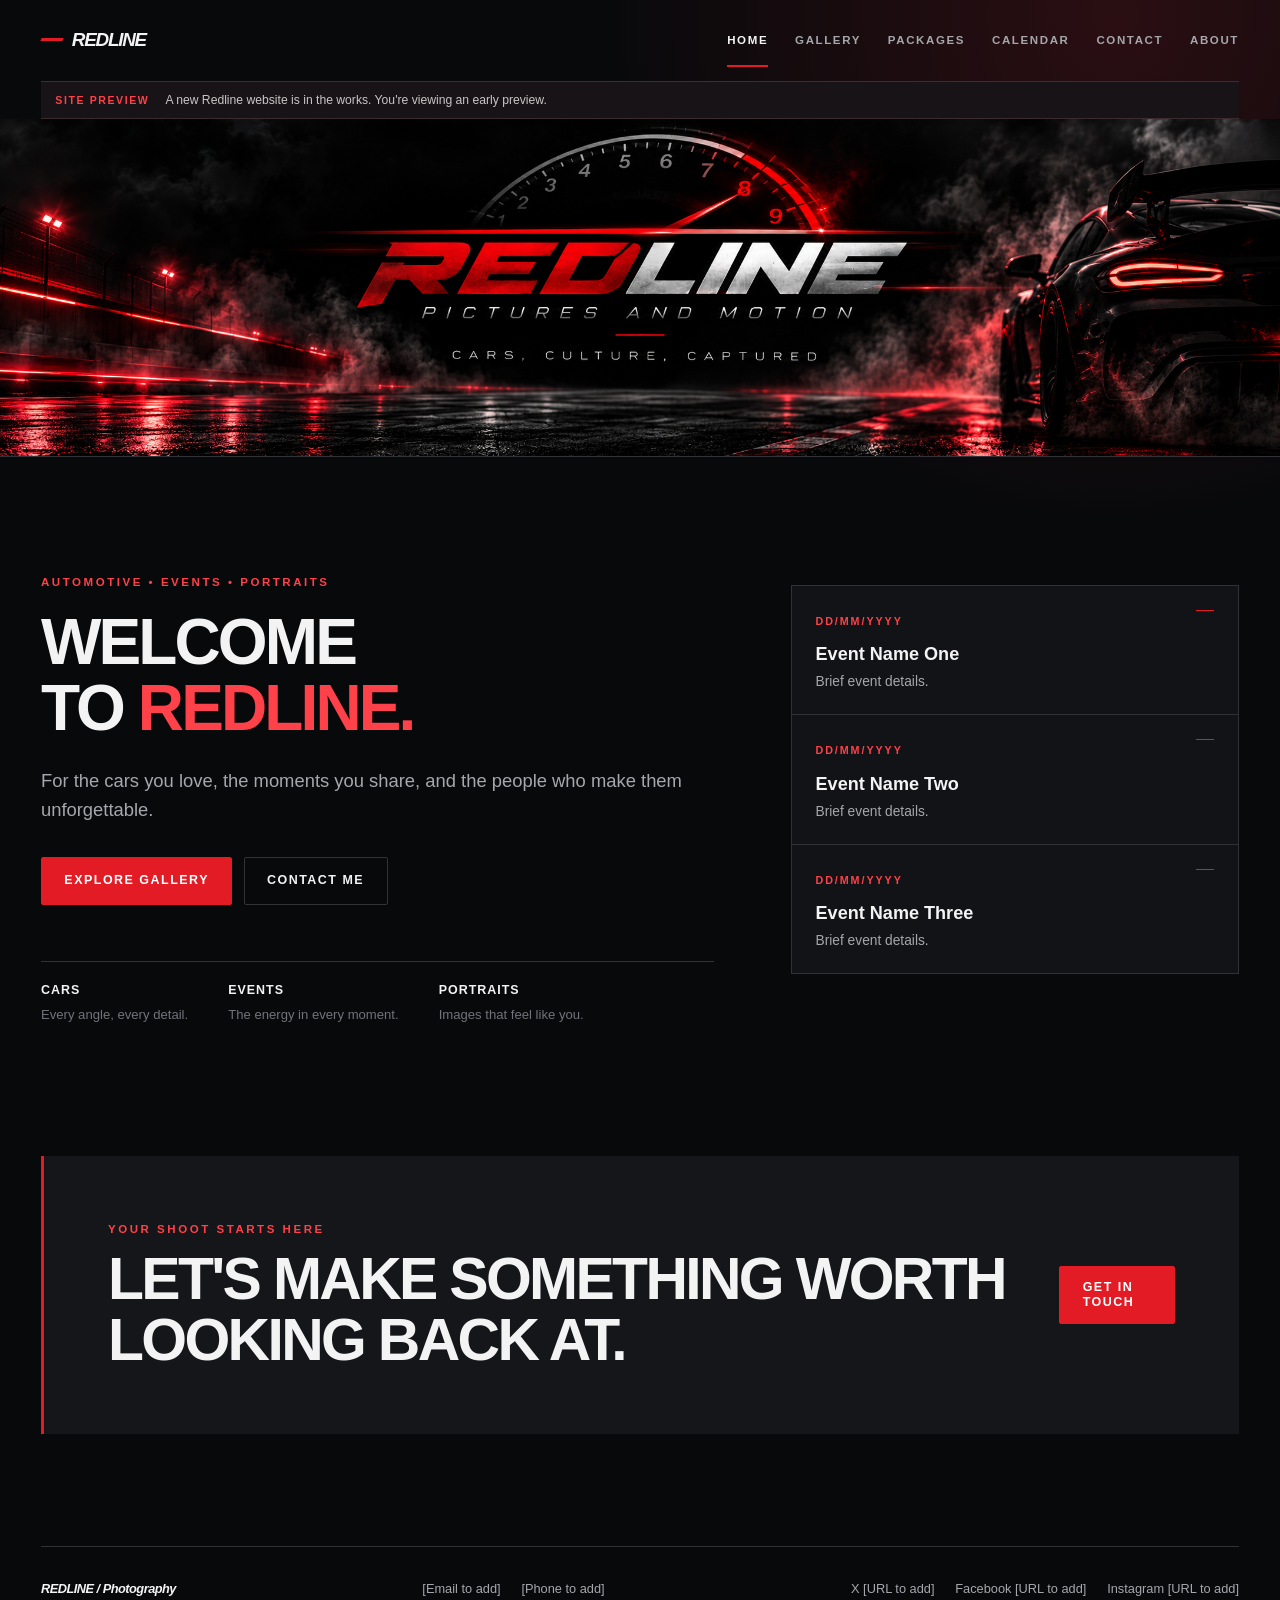
<file: index.html>
<!DOCTYPE html>
<html lang="en">
<head>
  <meta charset="UTF-8">
  <meta name="viewport" content="width=device-width, initial-scale=1.0">
  <meta name="description" content="Redline photography captures cars, events, and portraits with a bold eye for detail.">
  <title>Home | Redline</title>
  <link rel="stylesheet" href="css/index.css">
  <link rel="stylesheet" href="css/site.css">
</head>
<body>
  <div class="container">
    <nav class="site-nav" aria-label="Main navigation">
    <a class="nav-logo" href="index.html">REDLINE</a>

    <div class="nav-links">
      <a href="index.html" class="active" aria-current="page">Home</a>
      <a href="gallery.html">Gallery</a>
      <a href="packages.html">Packages</a>
      <a href="calendar.html">Calendar</a>
      <a href="contact.html">Contact</a>
      <a href="about.html">About</a>
    </div>
  </nav>
  <div class="preview-banner" aria-label="Website update">
    <span class="preview-tag">SITE PREVIEW</span>
    <span>A new Redline website is in the works. You're viewing an early preview.</span>
  </div>

    <main>
      <section class="hero">
        <div class="hero-content">
          <p class="eyebrow">Automotive • Events • Portraits</p>
          <h1>WELCOME TO <span>REDLINE.</span></h1>
          <p class="hero-description">For the cars you love, the moments you share, and the people who make them unforgettable.</p>

          <div class="hero-actions">
            <a class="button primary" href="gallery.html">Explore gallery</a>
            <a class="button secondary" href="contact.html">Contact me</a>
          </div>

          <div class="hero-meta">
            <div>
              <strong>Cars</strong>
              <span>Every angle, every detail.</span>
            </div>

            <div>
              <strong>Events</strong>
              <span>The energy in every moment.</span>
            </div>

            <div>
              <strong>Portraits</strong>
              <span>Images that feel like you.</span>
            </div>
          </div>
        </div>

        <div class="hero-visual">
          <div class="visual-card card-one">
            <span class="card-label">dd/mm/yyyy</span>
            <strong>Event Name One</strong>
            <p>Brief event details.</p>
          </div>

          <div class="visual-card card-two">
            <span class="card-label">dd/mm/yyyy</span>
            <strong>Event Name Two</strong>
            <p>Brief event details.</p>
          </div>

          <div class="visual-card card-three">
            <span class="card-label">dd/mm/yyyy</span>
            <strong>Event Name Three</strong>
            <p>Brief event details.</p>
          </div>

          <div class="visual-orb"></div>
        </div>
      </section>


      <section class="cta">
        <div>
          <p class="eyebrow">Your shoot starts here</p>
          <h2>LET'S MAKE SOMETHING WORTH LOOKING BACK AT.</h2>
        </div>

        <a class="button primary" href="contact.html">Get in Touch</a>
      </section>
    </main>

    <footer class="site-footer">
      <p class="footer-brand">REDLINE / Photography</p>
      <div class="footer-details">
        <span data-contact="email">[Email to add]</span>
        <span data-contact="phone">[Phone to add]</span>
      </div>
      <div class="footer-socials" aria-label="Social media">
        <span data-social="x">X [URL to add]</span>
        <span data-social="facebook">Facebook [URL to add]</span>
        <span data-social="instagram">Instagram [URL to add]</span>
      </div>
    </footer>
  </div>
  <script src="js/site.js" defer></script>
</body>
</html>
</file>
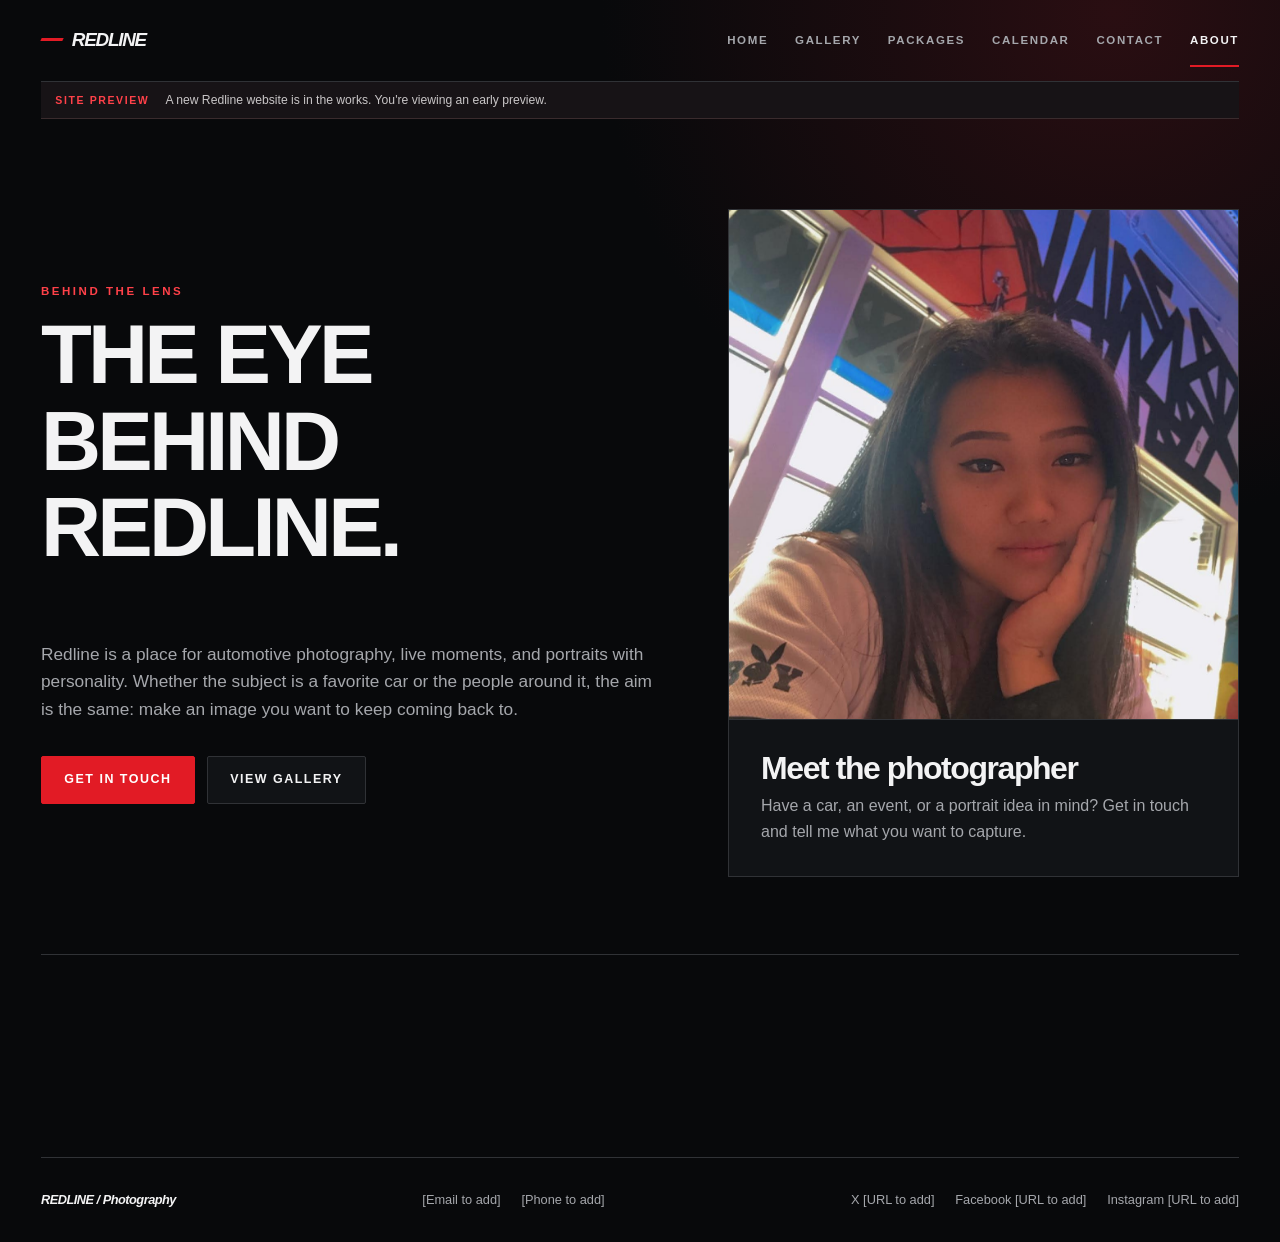
<file: about.html>
<!DOCTYPE html>
<html lang="en">
<head>
  <meta charset="UTF-8">
  <meta name="viewport" content="width=device-width, initial-scale=1.0">
  <meta name="description" content="Meet the photographer behind Redline's automotive, event, and portrait images.">
  <title>About | Redline</title>
  <link rel="stylesheet" href="css/about.css">
  <link rel="stylesheet" href="css/site.css">
</head>
<body>
  <div class="container">
    <nav class="site-nav" aria-label="Main navigation">
    <a class="nav-logo" href="index.html">REDLINE</a>

    <div class="nav-links">
      <a href="index.html">Home</a>
      <a href="gallery.html">Gallery</a>
      <a href="packages.html">Packages</a>
      <a href="calendar.html">Calendar</a>
      <a href="contact.html">Contact</a>
      <a href="about.html" class="active" aria-current="page">About</a>
    </div>
  </nav>
  <div class="preview-banner" aria-label="Website update">
    <span class="preview-tag">SITE PREVIEW</span>
    <span>A new Redline website is in the works. You're viewing an early preview.</span>
  </div>

    <main>
      <section class="hero" id="about">
        <div>
          <p class="eyebrow">Behind the lens</p>
          <h1>THE EYE BEHIND REDLINE.</h1>

          <p class="intro">Redline is a place for automotive photography, live moments, and portraits with personality. Whether the subject is a favorite car or the people around it, the aim is the same: make an image you want to keep coming back to.</p>

          <div class="actions">
            <a class="button primary" href="contact.html">Get in touch</a>
            <a class="button" href="gallery.html">View gallery</a>
          </div>
        </div>

        <aside class="profile-card">
          <div class="profile-image" role="img" aria-label="Redline photographer"></div>

          <div class="profile-info">
            <h2>Meet the photographer</h2>
            <p>Have a car, an event, or a portrait idea in mind? Get in touch and tell me what you want to capture.</p>
          </div>
        </aside>
      </section>
    </main>

    <footer class="site-footer">
      <p class="footer-brand">REDLINE / Photography</p>
      <div class="footer-details">
        <span data-contact="email">[Email to add]</span>
        <span data-contact="phone">[Phone to add]</span>
      </div>
      <div class="footer-socials" aria-label="Social media">
        <span data-social="x">X [URL to add]</span>
        <span data-social="facebook">Facebook [URL to add]</span>
        <span data-social="instagram">Instagram [URL to add]</span>
      </div>
    </footer>
  </div>
  <script src="js/site.js" defer></script>
</body>
</html>
</file>
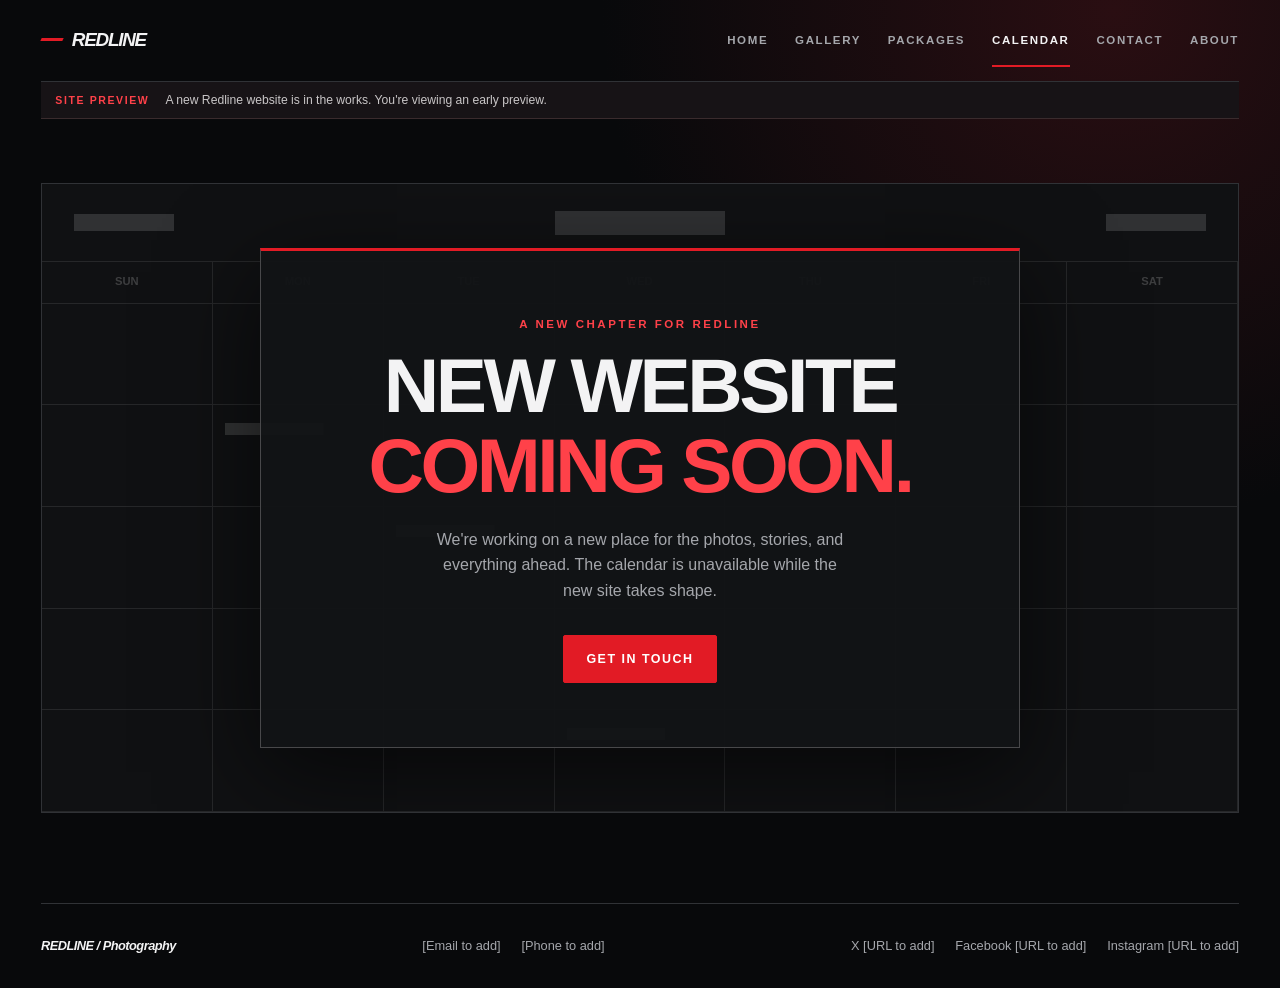
<file: calendar.html>
<!DOCTYPE html>
<html lang="en">
<head>
  <meta charset="UTF-8">
  <meta name="viewport" content="width=device-width, initial-scale=1.0">
  <meta name="description" content="A new Redline photography website is coming soon. Contact us about your next shoot.">
  <title>Calendar | Redline</title>
  <link rel="stylesheet" href="css/calendar.css">
  <link rel="stylesheet" href="css/site.css">
</head>
<body>
  <div class="container">
    <nav class="site-nav" aria-label="Main navigation">
    <a class="nav-logo" href="index.html">REDLINE</a>

    <div class="nav-links">
      <a href="index.html">Home</a>
      <a href="gallery.html">Gallery</a>
      <a href="packages.html">Packages</a>
      <a href="calendar.html" class="active" aria-current="page">Calendar</a>
      <a href="contact.html">Contact</a>
      <a href="about.html">About</a>
    </div>
  </nav>
  <div class="preview-banner" aria-label="Website update">
    <span class="preview-tag">SITE PREVIEW</span>
    <span>A new Redline website is in the works. You're viewing an early preview.</span>
  </div>

    <main class="calendar-coming-soon">
      <section class="calendar-stage" aria-labelledby="comingSoonTitle">
        <div class="calendar-ghost" aria-hidden="true">
          <div class="ghost-toolbar"><span></span><span></span><span></span></div>
          <div class="ghost-days"><span>Sun</span><span>Mon</span><span>Tue</span><span>Wed</span><span>Thu</span><span>Fri</span><span>Sat</span></div>
          <div class="ghost-grid">
            <span></span>
            <span></span>
            <span></span>
            <span></span>
            <span></span>
            <span></span>
            <span></span>
            <span></span>
            <span></span>
            <span></span>
            <span></span>
            <span></span>
            <span></span>
            <span></span>
            <span></span>
            <span></span>
            <span></span>
            <span></span>
            <span></span>
            <span></span>
            <span></span>
            <span></span>
            <span></span>
            <span></span>
            <span></span>
            <span></span>
            <span></span>
            <span></span>
            <span></span>
            <span></span>
            <span></span>
            <span></span>
            <span></span>
            <span></span>
            <span></span>
          </div>
        </div>
        <div class="coming-soon-panel">
          <p class="eyebrow">A new chapter for Redline</p>
          <h1 id="comingSoonTitle">NEW WEBSITE <span>COMING SOON.</span></h1>
          <p>We're working on a new place for the photos, stories, and everything ahead. The calendar is unavailable while the new site takes shape.</p>
          <a class="button primary" href="contact.html">Get in touch</a>
        </div>
      </section>
    </main>

    <footer class="site-footer">
      <p class="footer-brand">REDLINE / Photography</p>
      <div class="footer-details">
        <span data-contact="email">[Email to add]</span>
        <span data-contact="phone">[Phone to add]</span>
      </div>
      <div class="footer-socials" aria-label="Social media">
        <span data-social="x">X [URL to add]</span>
        <span data-social="facebook">Facebook [URL to add]</span>
        <span data-social="instagram">Instagram [URL to add]</span>
      </div>
    </footer>
  </div>
  <script src="js/site.js" defer></script>
</body>
</html>
</file>
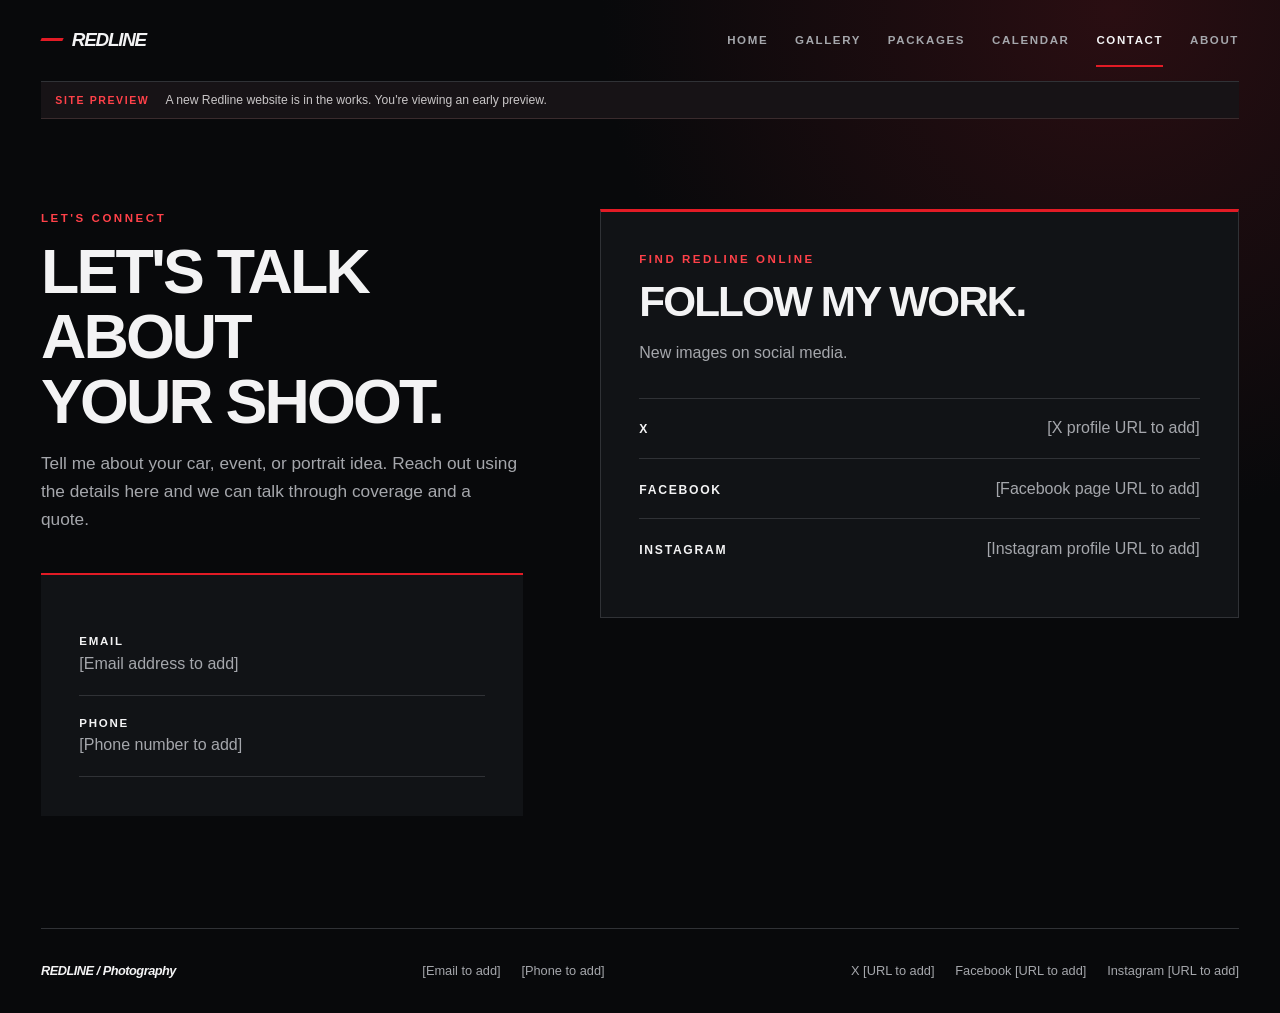
<file: contact.html>
<!DOCTYPE html>
<html lang="en">
<head>
  <meta charset="UTF-8">
  <meta name="viewport" content="width=device-width, initial-scale=1.0">
  <meta name="description" content="Contact Redline about automotive, event, and portrait photography.">
  <title>Contact | Redline</title>
  <link rel="stylesheet" href="css/contact.css">
  <link rel="stylesheet" href="css/site.css">
</head>
<body>
  <div class="container">
    <nav class="site-nav" aria-label="Main navigation">
    <a class="nav-logo" href="index.html">REDLINE</a>

    <div class="nav-links">
      <a href="index.html">Home</a>
      <a href="gallery.html">Gallery</a>
      <a href="packages.html">Packages</a>
      <a href="calendar.html">Calendar</a>
      <a href="contact.html" class="active" aria-current="page">Contact</a>
      <a href="about.html">About</a>
    </div>
  </nav>
  <div class="preview-banner" aria-label="Website update">
    <span class="preview-tag">SITE PREVIEW</span>
    <span>A new Redline website is in the works. You're viewing an early preview.</span>
  </div>

    <main>
      <section class="contact-section">
        <div class="contact-intro">
          <p class="eyebrow">Let's connect</p>
          <h1>LET'S TALK ABOUT YOUR SHOOT.</h1>

          <p class="intro">Tell me about your car, event, or portrait idea. Reach out using the details here and we can talk through coverage and a quote.</p>

          <div class="contact-details">
            <div><strong>Email</strong><span data-contact="email">[Email address to add]</span></div>
            <div><strong>Phone</strong><span data-contact="phone">[Phone number to add]</span></div>
          </div>
        </div>

        <div class="contact-socials" id="socials">
          <p class="eyebrow">Find Redline online</p>
          <h2>FOLLOW MY WORK.</h2>
          <p>New images on social media.</p>
          <ul class="social-list">
            <li><strong>X</strong><span data-social="x">[X profile URL to add]</span></li>
            <li><strong>Facebook</strong><span data-social="facebook">[Facebook page URL to add]</span></li>
            <li><strong>Instagram</strong><span data-social="instagram">[Instagram profile URL to add]</span></li>
          </ul>
        </div>
      </section>
    </main>

    <footer class="site-footer">
      <p class="footer-brand">REDLINE / Photography</p>
      <div class="footer-details">
        <span data-contact="email">[Email to add]</span>
        <span data-contact="phone">[Phone to add]</span>
      </div>
      <div class="footer-socials" aria-label="Social media">
        <span data-social="x">X [URL to add]</span>
        <span data-social="facebook">Facebook [URL to add]</span>
        <span data-social="instagram">Instagram [URL to add]</span>
      </div>
    </footer>
  </div>
  <script src="js/site.js" defer></script>
</body>
</html>
</file>
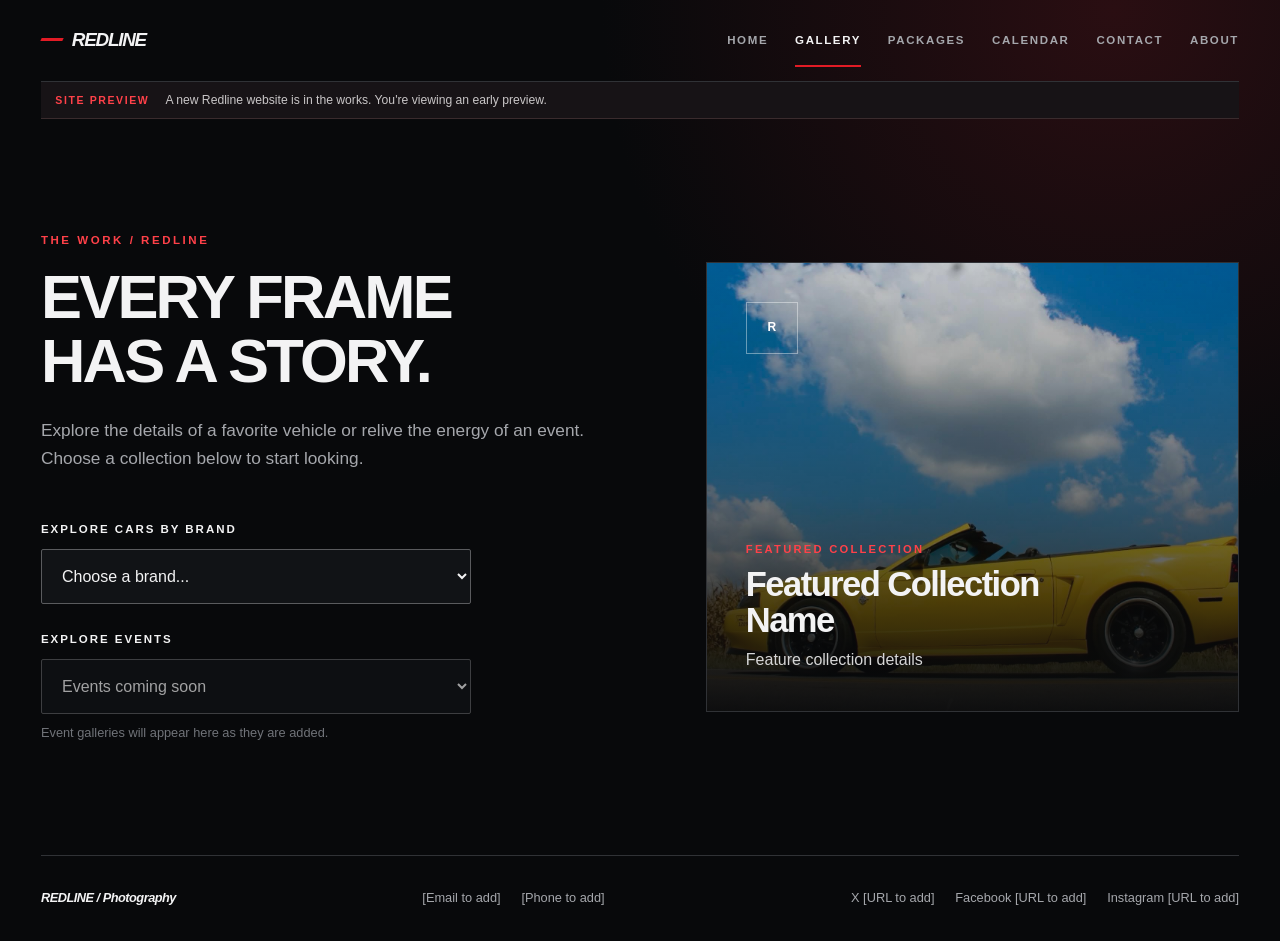
<file: gallery.html>
<!DOCTYPE html>
<html lang="en">
<head>
  <meta charset="UTF-8">
  <meta name="viewport" content="width=device-width, initial-scale=1.0">
  <meta name="description" content="Explore Redline's car and event photography galleries.">
  <title>Gallery | Redline</title>
  <link rel="stylesheet" href="css/gallery.css">
  <link rel="stylesheet" href="css/site.css">
</head>
<body>
  <div class="container">
    <nav class="site-nav" aria-label="Main navigation">
    <a class="nav-logo" href="index.html">REDLINE</a>

    <div class="nav-links">
      <a href="index.html">Home</a>
      <a href="gallery.html" class="active" aria-current="page">Gallery</a>
      <a href="packages.html">Packages</a>
      <a href="calendar.html">Calendar</a>
      <a href="contact.html">Contact</a>
      <a href="about.html">About</a>
    </div>
  </nav>
  <div class="preview-banner" aria-label="Website update">
    <span class="preview-tag">SITE PREVIEW</span>
    <span>A new Redline website is in the works. You're viewing an early preview.</span>
  </div>

    <main class="mainContainer">
      <section class="galleryIntro">
        <p class="eyebrow">The work / Redline</p>
        <h1>EVERY FRAME HAS A STORY.</h1>
        <p class="intro">Explore the details of a favorite vehicle or relive the energy of an event. Choose a collection below to start looking.</p>

        <div class="brandSelector">
          <label for="brandSelect" class="brandLabel">
            Explore cars by brand
          </label>

          <select id="brandSelect">
            <option value="">Choose a brand...</option>
            <option value="ford">Ford</option>
          </select>
        </div>
        <div class="brandSelector">
          <label for="eventSelect" class="brandLabel">Explore events</label>
          <select id="eventSelect" aria-describedby="eventHint">
            <option value="">Choose an event...</option>
          </select>
          <p id="eventHint" class="selector-hint">Event galleries will appear here as they are added.</p>
        </div>
      </section>

      <section class="galleryPreview" aria-label="Featured automotive photo">
        <span class="previewIcon" aria-hidden="true">R</span>
        <div>
          <p class="previewLabel">Featured collection</p>
          <h2>Featured Collection Name</h2>
          <p>Feature collection details</p>
        </div>
      </section>
    </main>

    <footer class="site-footer">
      <p class="footer-brand">REDLINE / Photography</p>
      <div class="footer-details">
        <span data-contact="email">[Email to add]</span>
        <span data-contact="phone">[Phone to add]</span>
      </div>
      <div class="footer-socials" aria-label="Social media">
        <span data-social="x">X [URL to add]</span>
        <span data-social="facebook">Facebook [URL to add]</span>
        <span data-social="instagram">Instagram [URL to add]</span>
      </div>
    </footer>
  </div>

  <div id="galleryModal" class="galleryModal" role="dialog" aria-modal="true" aria-labelledby="galleryTitle" aria-hidden="true">
    <div class="galleryWindow">
      <div class="galleryHeader">
        <button id="backButton" class="backButton" type="button">
          ← Back
        </button>

        <h2 id="galleryTitle">
          Gallery
        </h2>

        <button id="closeButton" class="closeButton" type="button" aria-label="Close gallery">
          ×
        </button>
      </div>

      <div id="galleryContent" class="galleryContent"></div>
    </div>
  </div>

  <div id="imageModal" class="imageModal" role="dialog" aria-modal="true" aria-label="Full size photograph" aria-hidden="true">
    <button id="closeImageButton" class="closeImageButton" type="button" aria-label="Close image">
      ×
    </button>

    <img id="fullSizeImage" alt="Full size photograph">
  </div>

  <script src="js/site.js" defer></script>
  <script src="js/gallery.js" defer></script>
</body>
</html>
</file>
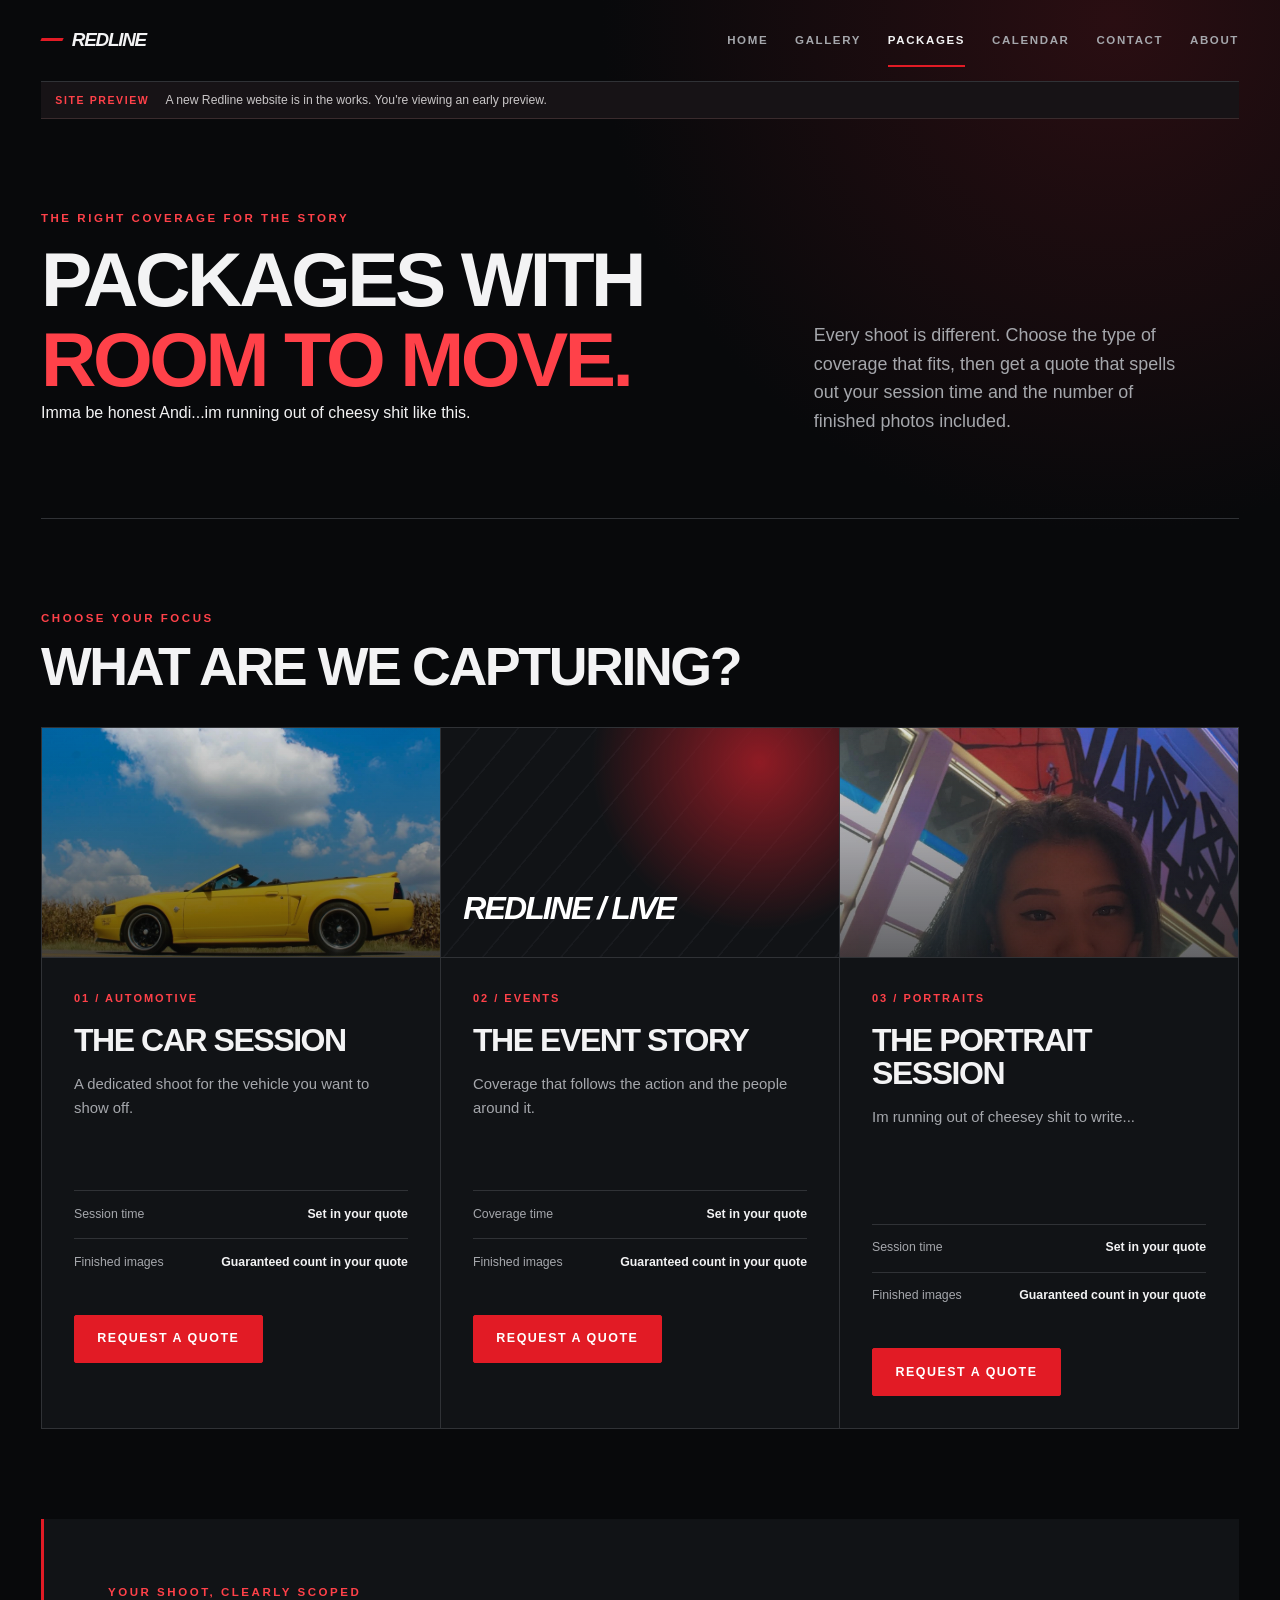
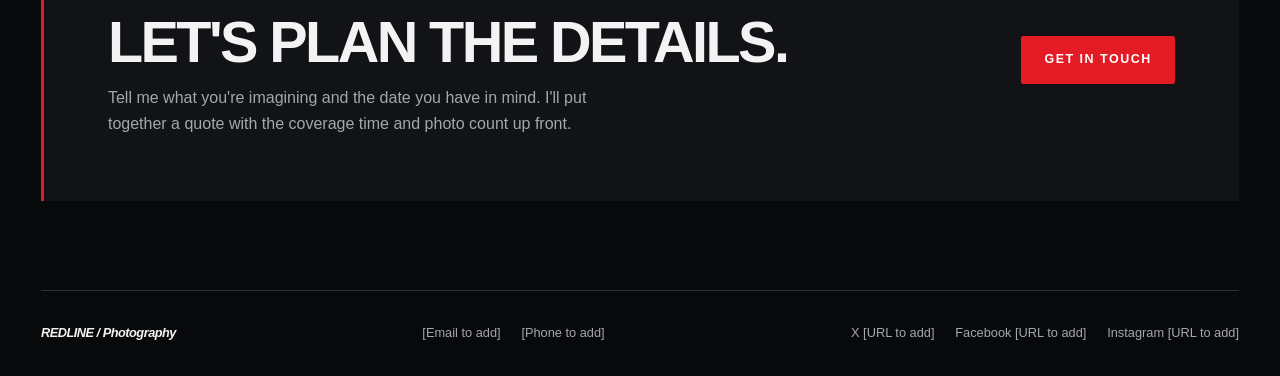
<file: packages.html>
<!DOCTYPE html>
<html lang="en">
<head>
  <meta charset="UTF-8">
  <meta name="viewport" content="width=device-width, initial-scale=1.0">
  <meta name="description" content="Explore Redline photography packages for cars, events, and portraits. Request a quote tailored to your shoot.">
  <title>Packages | Redline</title>
  <link rel="stylesheet" href="css/index.css">
  <link rel="stylesheet" href="css/packages.css">
  <link rel="stylesheet" href="css/site.css">
</head>
<body>
  <div class="container">
    <nav class="site-nav" aria-label="Main navigation">
      <a class="nav-logo" href="index.html">REDLINE</a>
      <div class="nav-links">
        <a href="index.html">Home</a>
        <a href="gallery.html">Gallery</a>
        <a href="packages.html" class="active" aria-current="page">Packages</a>
        <a href="calendar.html">Calendar</a>
        <a href="contact.html">Contact</a>
        <a href="about.html">About</a>
      </div>
    </nav>
  <div class="preview-banner" aria-label="Website update">
    <span class="preview-tag">SITE PREVIEW</span>
    <span>A new Redline website is in the works. You're viewing an early preview.</span>
  </div>

    <main>
      <section class="packages-hero">
        <div>
          <p class="eyebrow">The right coverage for the story</p>
          <h1>PACKAGES WITH <span>ROOM TO MOVE.</span></h1>
          <p>Imma be honest Andi...im running out of cheesy shit like this.</p>
        </div>
        <p>Every shoot is different. Choose the type of coverage that fits, then get a quote that spells out your session time and the number of finished photos included.</p>
      </section>

      <section class="packages-section" aria-labelledby="package-heading">
        <div class="section-heading">
          <p class="eyebrow">Choose your focus</p>
          <h2 id="package-heading">WHAT ARE WE CAPTURING?</h2>
        </div>
        <div class="package-grid">
          <article class="package-card">
            <div class="package-art car-art" role="img" aria-label="Automotive photograph"></div>
            <div class="package-body">
              <span class="package-number">01 / Automotive</span>
              <h3>THE CAR SESSION</h3>
              <p>A dedicated shoot for the vehicle you want to show off.</p>
              <div class="package-spec"><span>Session time</span><strong>Set in your quote</strong></div>
              <div class="package-spec"><span>Finished images</span><strong>Guaranteed count in your quote</strong></div>
              <a class="button primary" href="contact.html">Request a quote</a>
            </div>
          </article>
          <article class="package-card">
            <div class="package-art event-art" aria-hidden="true"><span>REDLINE / LIVE</span></div>
            <div class="package-body">
              <span class="package-number">02 / Events</span>
              <h3>THE EVENT STORY</h3>
              <p>Coverage that follows the action and the people around it.</p>
              <div class="package-spec"><span>Coverage time</span><strong>Set in your quote</strong></div>
              <div class="package-spec"><span>Finished images</span><strong>Guaranteed count in your quote</strong></div>
              <a class="button primary" href="contact.html">Request a quote</a>
            </div>
          </article>
          <article class="package-card">
            <div class="package-art portrait-art" role="img" aria-label="Photographer portrait"></div>
            <div class="package-body">
              <span class="package-number">03 / Portraits</span>
              <h3>THE PORTRAIT SESSION</h3>
              <p>Im running out of cheesey shit to write...</p>
              <div class="package-spec"><span>Session time</span><strong>Set in your quote</strong></div>
              <div class="package-spec"><span>Finished images</span><strong>Guaranteed count in your quote</strong></div>
              <a class="button primary" href="contact.html">Request a quote</a>
            </div>
          </article>
        </div>
      </section>

      <section class="package-cta">
        <div>
          <p class="eyebrow">Your shoot, clearly scoped</p>
          <h2>LET'S PLAN THE DETAILS.</h2>
          <p>Tell me what you're imagining and the date you have in mind. I'll put together a quote with the coverage time and photo count up front.</p>
        </div>
        <a class="button primary" href="contact.html">Get in touch</a>
      </section>
    </main>
    <footer class="site-footer">
      <p class="footer-brand">REDLINE / Photography</p>
      <div class="footer-details">
        <span data-contact="email">[Email to add]</span>
        <span data-contact="phone">[Phone to add]</span>
      </div>
      <div class="footer-socials" aria-label="Social media">
        <span data-social="x">X [URL to add]</span>
        <span data-social="facebook">Facebook [URL to add]</span>
        <span data-social="instagram">Instagram [URL to add]</span>
      </div>
    </footer>
  </div>
  <script src="js/site.js" defer></script>
</body>
</html>
</file>
<file: css/index.css>
:root {
  color-scheme: dark;
  --bg: #08090b;
  --surface: #111316;
  --surface-raised: #181a1e;
  --line: #303236;
  --text: #f3f3f4;
  --muted: #a5a7ac;
  --soft: #707379;
  --accent: #e21b25;
  --accent-light: #ff4149;
  font-family: "Arial", "Helvetica Neue", sans-serif;
  font-size: clamp(1rem, .38vw + .65rem, 1.18rem);
  --page-gutter: clamp(1rem, 3.2vw, 6rem);
  --page-max: 1920px;
  font-synthesis: none;
}

*, *::before, *::after { box-sizing: border-box; }
html { scroll-behavior: smooth; }
body {
  min-width: 320px;
  min-height: 100vh;
  margin: 0;
  overflow-x: hidden;
  background: radial-gradient(circle at 87% 1%, #2a0e12 0, transparent 32rem), var(--bg);
  color: var(--text);
  line-height: 1.6;
}
::selection { background: var(--accent); color: white; }
img { display: block; max-width: 100%; }
button, input, select, textarea { font: inherit; }
button { cursor: pointer; }
a { color: inherit; text-decoration: none; }
p, h1, h2, h3 { margin-top: 0; }
h1, h2, h3 { line-height: 1.04; letter-spacing: -.045em; }
.container { width: min(var(--page-max), calc(100% - var(--page-gutter) - var(--page-gutter))); margin-inline: auto; }
.eyebrow, .section-label {
  color: var(--accent-light);
  font-size: .72rem;
  font-weight: 800;
  letter-spacing: .22em;
  text-transform: uppercase;
}
.button, .nav-button {
  display: inline-flex;
  align-items: center;
  justify-content: center;
  min-height: 48px;
  padding: .8rem 1.4rem;
  border: 1px solid var(--line);
  border-radius: 2px;
  background: var(--surface);
  color: var(--text);
  font-size: .78rem;
  font-weight: 800;
  letter-spacing: .12em;
  line-height: 1.2;
  text-transform: uppercase;
  transition: background .2s, border-color .2s, transform .2s;
}
.button:hover, .nav-button:hover { border-color: var(--accent); transform: translateY(-2px); }
.button.primary, .button-primary {
  border-color: var(--accent);
  background: var(--accent);
  color: #fff;
}
.button.primary:hover, .button-primary:hover { background: #b8141d; }
.button.secondary { background: transparent; }
:focus-visible { outline: 2px solid var(--accent-light); outline-offset: 4px; }
footer {
  display: flex;
  align-items: center;
  justify-content: space-between;
  gap: 1.5rem;
  padding: 2rem 0;
  border-top: 1px solid var(--line);
  color: var(--soft);
  font-size: .8rem;
}
footer p { margin: 0; }
.socials { display: flex; flex-wrap: wrap; gap: 1.3rem; }
.socials a:hover { color: var(--accent-light); }
@media (max-width: 650px) {
  .container { width: min(var(--page-max), calc(100% - 2rem)); }
  footer { align-items: flex-start; flex-direction: column; }
}
@media (prefers-reduced-motion: reduce) {
  *, *::before, *::after { scroll-behavior: auto !important; transition-duration: .01ms !important; }
}

.site-nav {
  position: relative;
  z-index: 10;
  display: flex;
  align-items: center;
  justify-content: space-between;
  gap: 2rem;
  width: 100%;
  min-height: 82px;
  margin-inline: auto;
  border-bottom: 1px solid var(--line);
}
.nav-logo {
  flex-shrink: 0;
  color: var(--text);
  font-size: 1.18rem;
  font-weight: 900;
  font-style: italic;
  letter-spacing: -.065em;
  line-height: 1;
  text-transform: uppercase;
}
.nav-logo::before {
  display: inline-block;
  width: 22px;
  height: 3px;
  margin: 0 .55rem .31rem 0;
  background: var(--accent);
  content: "";
  transform: skewX(-25deg);
}
.nav-links { display: flex; align-items: center; gap: clamp(.85rem, 2.1vw, 2rem); }
.nav-links a {
  position: relative;
  display: inline-block;
  padding: 1.05rem 0;
  color: var(--muted);
  font-size: .72rem;
  font-weight: 800;
  letter-spacing: .14em;
  white-space: nowrap;
  text-transform: uppercase;
  transition: color .2s;
}
.nav-links a:hover, .nav-links a.active, .nav-links a[aria-current="page"] { color: var(--text); }
.nav-links a.active::after, .nav-links a[aria-current="page"]::after {
  position: absolute;
  right: 0;
  bottom: 0;
  left: 0;
  height: 2px;
  background: var(--accent);
  content: "";
}
.nav-cta {
  flex-shrink: 0;
  padding: .75rem 1rem;
  border: 1px solid var(--accent);
  color: var(--text);
  font-size: .7rem;
  font-weight: 800;
  letter-spacing: .13em;
  white-space: nowrap;
  text-transform: uppercase;
  transition: background .2s;
}
.nav-cta:hover { background: var(--accent); }
@media (max-width: 900px) {
  .site-nav { flex-wrap: wrap; gap: .3rem 1.5rem; padding-top: 1rem; }
  .nav-links { order: 3; width: 100%; gap: 1.4rem; overflow-x: auto; scrollbar-width: thin; }
  .nav-links a { padding-block: .85rem; }
}
@media (max-width: 650px) {
  .site-nav { width: 100%; }
  .nav-cta { display: none; }
}

.hero {
  display: grid;
  grid-template-columns: minmax(0, 1.2fr) minmax(270px, .8fr);
  gap: clamp(2rem, 6vw, 6rem);
  align-items: center;
  padding-bottom: clamp(5rem, 9vw, 9rem);
}
.hero::before {
  grid-column: 1 / -1;
  width: 100vw;
  min-height: clamp(160px, 26.5vw, 541px);
  margin-left: calc(50% - 50vw);
  border-bottom: 1px solid var(--line);
  background: #050506 url("../img/layout/CompanyBanner.png") center / contain no-repeat;
  content: "";
}
.hero-content { padding-top: clamp(1rem, 3vw, 3rem); }
.hero .eyebrow { margin-bottom: 1.1rem; }
.hero h1 { max-width: 850px; margin-bottom: 0; font-size: clamp(3.1rem, 6.8vw, 7rem); }
.hero h1 span { color: var(--accent-light); }
.hero-description { max-width: 660px; margin: 1.5rem 0 0; color: var(--muted); font-size: clamp(1rem, 1.5vw, 1.15rem); }
.hero-actions { display: flex; flex-wrap: wrap; gap: .7rem; margin-top: 2rem; }
.hero-meta { display: flex; flex-wrap: wrap; gap: 1.5rem 2.5rem; margin-top: 3.5rem; padding-top: 1.2rem; border-top: 1px solid var(--line); }
.hero-meta div { display: grid; gap: .2rem; }
.hero-meta strong { font-size: .78rem; font-weight: 800; letter-spacing: .08em; text-transform: uppercase; }
.hero-meta span { color: var(--soft); font-size: .82rem; }
.hero-visual { display: grid; gap: 1px; border: 1px solid var(--line); background: var(--line); }
.visual-card { position: relative; width: auto; padding: 1.3rem 1.5rem; background: var(--surface); }
.visual-card::before { position: absolute; top: 1.5rem; right: 1.5rem; width: 18px; height: 1px; background: var(--accent); content: ""; }
.card-label { color: var(--accent-light); font-size: .67rem; font-weight: 800; letter-spacing: .18em; text-transform: uppercase; }
.visual-card strong { display: block; margin: .5rem 0 .15rem; font-size: 1.13rem; }
.visual-card p { margin: 0; color: var(--muted); font-size: .86rem; }
.visual-orb { display: none; }
.services { padding: clamp(4rem, 8vw, 8rem) 0; border-top: 1px solid var(--line); }
.section-heading { max-width: 720px; margin-bottom: 3rem; }
.section-heading h2, .cta h2 { margin-bottom: 0; font-size: clamp(2.4rem, 4.6vw, 4.8rem); }
.service-grid { display: grid; grid-template-columns: repeat(3, minmax(0, 1fr)); gap: 1px; border: 1px solid var(--line); background: var(--line); }
.service-card { min-height: 250px; padding: clamp(1.5rem, 3vw, 2.5rem); background: var(--surface); transition: background .2s; }
.service-card:hover { background: var(--surface-raised); }
.service-card > span { color: var(--accent-light); font-size: .75rem; font-weight: 800; }
.service-card h3 { margin: 3.8rem 0 .5rem; font-size: 1.55rem; }
.service-card p { margin: 0; color: var(--muted); font-size: .93rem; }
.cta { display: flex; align-items: center; justify-content: space-between; gap: 2rem; margin: 1rem 0 7rem; padding: clamp(2rem, 5vw, 4rem); border-left: 3px solid var(--accent); background: #141619; }
.cta .eyebrow { margin-bottom: .6rem; }
@media (max-width: 900px) {
  .hero { grid-template-columns: 1fr; gap: 2.5rem; }
  .hero::before { margin-bottom: .5rem; }
  .hero-visual { grid-template-columns: repeat(3, minmax(0, 1fr)); }
  .service-grid { grid-template-columns: 1fr; }
  .service-card { min-height: 0; }
  .service-card h3 { margin-top: 2rem; }
}
@media (max-width: 650px) {
  .hero { padding-bottom: 4rem; }
  .hero h1 { font-size: clamp(2.7rem, 11vw, 4rem); }
  .hero-visual { grid-template-columns: 1fr; }
  .cta { align-items: flex-start; flex-direction: column; margin-bottom: 4rem; }
}

.hero::before {
  min-height: 0;
  aspect-ratio: 2048 / 541;
  background-size: cover;
}
.hero h1 { font-size: clamp(2.8rem, 5vw, 5.7rem); text-wrap: balance; }
.hero-content, .hero-visual, .service-card { min-width: 0; }
.hero-meta span, .visual-card strong, .visual-card p { overflow-wrap: anywhere; }
@media (max-width: 650px) {
  .hero::before { min-height: 155px; background-size: contain; }
}
</file>
<file: css/site.css>
.site-footer { flex-wrap: wrap; color: var(--muted); }
.site-footer .footer-brand { color: var(--text); font-weight: 900; font-style: italic; letter-spacing: -.04em; }
.footer-details, .footer-socials { display: flex; flex-wrap: wrap; align-items: center; gap: .65rem 1.3rem; }
.site-footer a { color: var(--text); }
.site-footer a:hover { color: var(--accent-light); }
.site-footer span { color: var(--muted); }
@media (max-width: 650px) {
  .footer-details, .footer-socials { align-items: flex-start; flex-direction: column; }
}

.preview-banner {
  display: flex; align-items: center; gap: .65rem 1rem; flex-wrap: wrap;
  padding: .6rem .9rem; border-bottom: 1px solid #3a2b2d;
  background: #171316; color: #c9c6c7; font-size: .76rem; line-height: 1.4;
}
.preview-tag { flex-shrink: 0; color: var(--accent-light); font-size: .66rem; font-weight: 800; letter-spacing: .15em; }
</file>
<file: css/about.css>
:root {
  color-scheme: dark;
  --bg: #08090b;
  --surface: #111316;
  --surface-raised: #181a1e;
  --line: #303236;
  --text: #f3f3f4;
  --muted: #a5a7ac;
  --soft: #707379;
  --accent: #e21b25;
  --accent-light: #ff4149;
  font-family: "Arial", "Helvetica Neue", sans-serif;
  font-size: clamp(1rem, .38vw + .65rem, 1.18rem);
  --page-gutter: clamp(1rem, 3.2vw, 6rem);
  --page-max: 1920px;
  font-synthesis: none;
}

*, *::before, *::after { box-sizing: border-box; }
html { scroll-behavior: smooth; }
body {
  min-width: 320px;
  min-height: 100vh;
  margin: 0;
  overflow-x: hidden;
  background: radial-gradient(circle at 87% 1%, #2a0e12 0, transparent 32rem), var(--bg);
  color: var(--text);
  line-height: 1.6;
}
::selection { background: var(--accent); color: white; }
img { display: block; max-width: 100%; }
button, input, select, textarea { font: inherit; }
button { cursor: pointer; }
a { color: inherit; text-decoration: none; }
p, h1, h2, h3 { margin-top: 0; }
h1, h2, h3 { line-height: 1.04; letter-spacing: -.045em; }
.container { width: min(var(--page-max), calc(100% - var(--page-gutter) - var(--page-gutter))); margin-inline: auto; }
.eyebrow, .section-label {
  color: var(--accent-light);
  font-size: .72rem;
  font-weight: 800;
  letter-spacing: .22em;
  text-transform: uppercase;
}
.button, .nav-button {
  display: inline-flex;
  align-items: center;
  justify-content: center;
  min-height: 48px;
  padding: .8rem 1.4rem;
  border: 1px solid var(--line);
  border-radius: 2px;
  background: var(--surface);
  color: var(--text);
  font-size: .78rem;
  font-weight: 800;
  letter-spacing: .12em;
  line-height: 1.2;
  text-transform: uppercase;
  transition: background .2s, border-color .2s, transform .2s;
}
.button:hover, .nav-button:hover { border-color: var(--accent); transform: translateY(-2px); }
.button.primary, .button-primary {
  border-color: var(--accent);
  background: var(--accent);
  color: #fff;
}
.button.primary:hover, .button-primary:hover { background: #b8141d; }
.button.secondary { background: transparent; }
:focus-visible { outline: 2px solid var(--accent-light); outline-offset: 4px; }
footer {
  display: flex;
  align-items: center;
  justify-content: space-between;
  gap: 1.5rem;
  padding: 2rem 0;
  border-top: 1px solid var(--line);
  color: var(--soft);
  font-size: .8rem;
}
footer p { margin: 0; }
.socials { display: flex; flex-wrap: wrap; gap: 1.3rem; }
.socials a:hover { color: var(--accent-light); }
@media (max-width: 650px) {
  .container { width: min(var(--page-max), calc(100% - 2rem)); }
  footer { align-items: flex-start; flex-direction: column; }
}
@media (prefers-reduced-motion: reduce) {
  *, *::before, *::after { scroll-behavior: auto !important; transition-duration: .01ms !important; }
}

.site-nav {
  position: relative;
  z-index: 10;
  display: flex;
  align-items: center;
  justify-content: space-between;
  gap: 2rem;
  width: 100%;
  min-height: 82px;
  margin-inline: auto;
  border-bottom: 1px solid var(--line);
}
.nav-logo {
  flex-shrink: 0;
  color: var(--text);
  font-size: 1.18rem;
  font-weight: 900;
  font-style: italic;
  letter-spacing: -.065em;
  line-height: 1;
  text-transform: uppercase;
}
.nav-logo::before {
  display: inline-block;
  width: 22px;
  height: 3px;
  margin: 0 .55rem .31rem 0;
  background: var(--accent);
  content: "";
  transform: skewX(-25deg);
}
.nav-links { display: flex; align-items: center; gap: clamp(.85rem, 2.1vw, 2rem); }
.nav-links a {
  position: relative;
  display: inline-block;
  padding: 1.05rem 0;
  color: var(--muted);
  font-size: .72rem;
  font-weight: 800;
  letter-spacing: .14em;
  white-space: nowrap;
  text-transform: uppercase;
  transition: color .2s;
}
.nav-links a:hover, .nav-links a.active, .nav-links a[aria-current="page"] { color: var(--text); }
.nav-links a.active::after, .nav-links a[aria-current="page"]::after {
  position: absolute;
  right: 0;
  bottom: 0;
  left: 0;
  height: 2px;
  background: var(--accent);
  content: "";
}
.nav-cta {
  flex-shrink: 0;
  padding: .75rem 1rem;
  border: 1px solid var(--accent);
  color: var(--text);
  font-size: .7rem;
  font-weight: 800;
  letter-spacing: .13em;
  white-space: nowrap;
  text-transform: uppercase;
  transition: background .2s;
}
.nav-cta:hover { background: var(--accent); }
@media (max-width: 900px) {
  .site-nav { flex-wrap: wrap; gap: .3rem 1.5rem; padding-top: 1rem; }
  .nav-links { order: 3; width: 100%; gap: 1.4rem; overflow-x: auto; scrollbar-width: thin; }
  .nav-links a { padding-block: .85rem; }
}
@media (max-width: 650px) {
  .site-nav { width: 100%; }
  .nav-cta { display: none; }
}

main { padding: clamp(3.5rem, 7vw, 7rem) 0 7rem; }
main > section { margin-bottom: clamp(4rem, 7vw, 7rem); }
main > section:first-child { border-bottom: 1px solid var(--line); padding-bottom: clamp(3rem, 6vw, 6rem); }
.about-hero, .hero, .about-intro { display: grid; grid-template-columns: minmax(0, 1fr) minmax(300px, .82fr); align-items: center; gap: clamp(2rem, 5vw, 5rem); }
.about-hero h1, .hero h1, main > section:first-child h1 { max-width: 850px; font-size: clamp(3rem, 6.5vw, 6.5rem); }
.about-hero p, .hero-description, .intro, .about-intro p { max-width: 660px; color: var(--muted); font-size: 1.08rem; }
.about-hero .eyebrow, .hero .eyebrow { color: var(--accent-light); font-size: .72rem; }
.about-image, .about-visual, .profile-image, .hero-image {
  width: 100%; min-height: 350px; aspect-ratio: 4 / 3;
  border: 1px solid var(--line);
  background: #151719 url("../img/layout/andi.jpg") center / cover no-repeat;
  object-fit: cover;
}
.about-image img, .about-visual img, .profile-image img, .hero-image img { width: 100%; height: 100%; object-fit: cover; }
.about-content, .about-grid, .story, .details { display: grid; grid-template-columns: minmax(0, .8fr) minmax(0, 1.2fr); gap: clamp(2rem, 6vw, 7rem); }
main h2 { font-size: clamp(2rem, 4vw, 3.8rem); }
main h3 { font-size: 1.3rem; }
main p { color: var(--muted); }
main p + p { margin-top: 1.1rem; }
.about-copy, .story-copy, .about-text { max-width: 680px; }
.stats, .values, .skill-grid, .skills, .feature-grid { display: grid; grid-template-columns: repeat(3, minmax(0, 1fr)); gap: 1px; margin-top: 2rem; border: 1px solid var(--line); background: var(--line); }
.stats > *, .values > *, .skill-grid > *, .skills > *, .feature-grid > * { min-width: 0; margin: 0; padding: 1.5rem; background: var(--surface); }
.stats strong { display: block; color: var(--text); font-size: clamp(1.8rem, 3vw, 3rem); line-height: 1; }
.stats span, .stats p { display: block; margin: .75rem 0 0; color: var(--soft); font-size: .8rem; letter-spacing: .08em; text-transform: uppercase; }
.values h3, .skill-grid h3, .skills h3 { margin-bottom: .65rem; }
.about-cta, .cta { display: flex; align-items: center; justify-content: space-between; gap: 2rem; padding: clamp(2rem, 5vw, 4rem); border-left: 3px solid var(--accent); background: var(--surface); }
.about-cta h2, .cta h2 { margin: 0; }
@media (max-width: 800px) {
  .about-hero, .hero, .about-intro, .about-content, .about-grid, .story, .details { grid-template-columns: 1fr; }
  .about-image, .about-visual, .profile-image, .hero-image { min-height: 240px; }
}
@media (max-width: 650px) {
  main { padding-bottom: 4rem; }
  .stats, .values, .skill-grid, .skills, .feature-grid { grid-template-columns: 1fr; }
  .about-cta, .cta { align-items: flex-start; flex-direction: column; }
}

.hero > div, .profile-card { min-width: 0; }
.hero h1 { font-size: clamp(2.8rem, 5vw, 5.7rem); text-wrap: balance; }
.hero .intro { max-width: 68ch; }
.actions { display: flex; flex-wrap: wrap; gap: .75rem; margin-top: 2rem; }
.profile-card { margin: 0; border: 1px solid var(--line); background: var(--surface); }
.profile-image { display: block; min-height: 0; aspect-ratio: 16 / 16; border: 0; }
.profile-info { padding: clamp(1.3rem, 2.5vw, 2.3rem); border-top: 1px solid var(--line); }
.profile-info h2 { margin-bottom: .5rem; font-size: clamp(1.4rem, 2.5vw, 2.5rem); }
.profile-info p { margin: 0; overflow-wrap: anywhere; }
@media (max-width: 800px) { .profile-card { max-width: 720px; } }
</file>
<file: css/calendar.css>
:root {
  color-scheme: dark;
  --bg: #08090b;
  --surface: #111316;
  --surface-raised: #181a1e;
  --line: #303236;
  --text: #f3f3f4;
  --muted: #a5a7ac;
  --soft: #707379;
  --accent: #e21b25;
  --accent-light: #ff4149;
  font-family: "Arial", "Helvetica Neue", sans-serif;
  font-size: clamp(1rem, .38vw + .65rem, 1.18rem);
  --page-gutter: clamp(1rem, 3.2vw, 6rem);
  --page-max: 1920px;
  font-synthesis: none;
}

*, *::before, *::after { box-sizing: border-box; }
html { scroll-behavior: smooth; }
body {
  min-width: 320px;
  min-height: 100vh;
  margin: 0;
  overflow-x: hidden;
  background: radial-gradient(circle at 87% 1%, #2a0e12 0, transparent 32rem), var(--bg);
  color: var(--text);
  line-height: 1.6;
}
::selection { background: var(--accent); color: white; }
img { display: block; max-width: 100%; }
button, input, select, textarea { font: inherit; }
button { cursor: pointer; }
a { color: inherit; text-decoration: none; }
p, h1, h2, h3 { margin-top: 0; }
h1, h2, h3 { line-height: 1.04; letter-spacing: -.045em; }
.container { width: min(var(--page-max), calc(100% - var(--page-gutter) - var(--page-gutter))); margin-inline: auto; }
.eyebrow, .section-label {
  color: var(--accent-light);
  font-size: .72rem;
  font-weight: 800;
  letter-spacing: .22em;
  text-transform: uppercase;
}
.button, .nav-button {
  display: inline-flex;
  align-items: center;
  justify-content: center;
  min-height: 48px;
  padding: .8rem 1.4rem;
  border: 1px solid var(--line);
  border-radius: 2px;
  background: var(--surface);
  color: var(--text);
  font-size: .78rem;
  font-weight: 800;
  letter-spacing: .12em;
  line-height: 1.2;
  text-transform: uppercase;
  transition: background .2s, border-color .2s, transform .2s;
}
.button:hover, .nav-button:hover { border-color: var(--accent); transform: translateY(-2px); }
.button.primary, .button-primary {
  border-color: var(--accent);
  background: var(--accent);
  color: #fff;
}
.button.primary:hover, .button-primary:hover { background: #b8141d; }
.button.secondary { background: transparent; }
:focus-visible { outline: 2px solid var(--accent-light); outline-offset: 4px; }
footer {
  display: flex;
  align-items: center;
  justify-content: space-between;
  gap: 1.5rem;
  padding: 2rem 0;
  border-top: 1px solid var(--line);
  color: var(--soft);
  font-size: .8rem;
}
footer p { margin: 0; }
.socials { display: flex; flex-wrap: wrap; gap: 1.3rem; }
.socials a:hover { color: var(--accent-light); }
@media (max-width: 650px) {
  .container { width: min(var(--page-max), calc(100% - 2rem)); }
  footer { align-items: flex-start; flex-direction: column; }
}
@media (prefers-reduced-motion: reduce) {
  *, *::before, *::after { scroll-behavior: auto !important; transition-duration: .01ms !important; }
}

.site-nav {
  position: relative;
  z-index: 10;
  display: flex;
  align-items: center;
  justify-content: space-between;
  gap: 2rem;
  width: 100%;
  min-height: 82px;
  margin-inline: auto;
  border-bottom: 1px solid var(--line);
}
.nav-logo {
  flex-shrink: 0;
  color: var(--text);
  font-size: 1.18rem;
  font-weight: 900;
  font-style: italic;
  letter-spacing: -.065em;
  line-height: 1;
  text-transform: uppercase;
}
.nav-logo::before {
  display: inline-block;
  width: 22px;
  height: 3px;
  margin: 0 .55rem .31rem 0;
  background: var(--accent);
  content: "";
  transform: skewX(-25deg);
}
.nav-links { display: flex; align-items: center; gap: clamp(.85rem, 2.1vw, 2rem); }
.nav-links a {
  position: relative;
  display: inline-block;
  padding: 1.05rem 0;
  color: var(--muted);
  font-size: .72rem;
  font-weight: 800;
  letter-spacing: .14em;
  white-space: nowrap;
  text-transform: uppercase;
  transition: color .2s;
}
.nav-links a:hover, .nav-links a.active, .nav-links a[aria-current="page"] { color: var(--text); }
.nav-links a.active::after, .nav-links a[aria-current="page"]::after {
  position: absolute;
  right: 0;
  bottom: 0;
  left: 0;
  height: 2px;
  background: var(--accent);
  content: "";
}
.nav-cta {
  flex-shrink: 0;
  padding: .75rem 1rem;
  border: 1px solid var(--accent);
  color: var(--text);
  font-size: .7rem;
  font-weight: 800;
  letter-spacing: .13em;
  white-space: nowrap;
  text-transform: uppercase;
  transition: background .2s;
}
.nav-cta:hover { background: var(--accent); }
@media (max-width: 900px) {
  .site-nav { flex-wrap: wrap; gap: .3rem 1.5rem; padding-top: 1rem; }
  .nav-links { order: 3; width: 100%; gap: 1.4rem; overflow-x: auto; scrollbar-width: thin; }
  .nav-links a { padding-block: .85rem; }
}
@media (max-width: 650px) {
  .site-nav { width: 100%; }
  .nav-cta { display: none; }
}

main { padding: clamp(3rem, 6vw, 6rem) 0 7rem; }
.calendar-header { display: flex; align-items: end; justify-content: space-between; gap: 2rem; margin-bottom: 2.5rem; }
.calendar-header h1, main > h1 { max-width: 850px; margin: .5rem 0 0; font-size: clamp(3rem, 6vw, 6rem); }
.calendar-header p, .intro { max-width: 570px; color: var(--muted); }
.calendar-header .button, .new-event, .new-event-button { border-color: var(--accent); background: var(--accent); color: white; }
.calendar { overflow: hidden; border: 1px solid var(--line); background: var(--surface); }
.calendar-toolbar { display: grid; grid-template-columns: 1fr auto 1fr; align-items: center; gap: 1rem; min-height: 92px; padding: 1rem 1.25rem; border-bottom: 1px solid var(--line); }
.calendar-toolbar h2 { margin: 0; font-size: 1.3rem; text-align: center; }
.calendar-navigation, .view-switcher { display: flex; align-items: center; gap: .4rem; }
.view-switcher { justify-content: flex-end; }
.calendar-navigation button, .view-switcher button, .calendar-toolbar button {
  min-height: 38px; padding: .5rem .75rem; border: 1px solid var(--line); background: #1b1c1f; color: var(--text); font-size: .73rem; font-weight: 800; letter-spacing: .04em;
}
.calendar-navigation button:hover, .view-switcher button:hover, .calendar-toolbar button:hover { border-color: var(--accent); }
.view-switcher .active, .view-switcher [aria-pressed="true"] { border-color: var(--accent); background: #421116; color: white; }
.calendar-grid { display: grid; grid-template-columns: repeat(7, minmax(0, 1fr)); }
.weekday { padding: .75rem .35rem; border-right: 1px solid var(--line); border-bottom: 1px solid var(--line); background: #17191c; color: var(--muted); font-size: .68rem; font-weight: 800; letter-spacing: .12em; text-align: center; text-transform: uppercase; }
.weekday:nth-child(7) { border-right: 0; }
.day { min-height: 142px; padding: .7rem; border-right: 1px solid var(--line); border-bottom: 1px solid var(--line); background: #101113; transition: background .2s; }
.day:nth-child(7n + 7) { border-right: 0; }
.day:hover { background: #191b1e; }
.day.outside { background: #0d0e10; color: var(--soft); }
.date { display: grid; place-items: center; width: 30px; height: 30px; margin-bottom: .6rem; font-size: .82rem; font-weight: 800; }
.today .date { background: var(--accent); color: white; }
.event { display: block; width: 100%; margin-top: .35rem; padding: .5rem .55rem; overflow: hidden; border: 1px solid #a93339; border-left: 3px solid var(--accent-light); background: #431519; color: #fff; font-size: .7rem; font-weight: 700; line-height: 1.25; text-align: left; text-overflow: ellipsis; white-space: nowrap; cursor: pointer; }
.event:hover { background: #672027; }
.event-time { margin-right: .2rem; opacity: .75; font-weight: 500; }
.event.blue { border-color: #555a60; border-left-color: #c6cbd0; background: #2a2e33; }
.event.green { border-color: #644549; border-left-color: #d98488; background: #312024; }
.event.purple { border-color: #a93339; border-left-color: var(--accent-light); background: #431519; }
@media (max-width: 900px) {
  .calendar-header { align-items: flex-start; flex-direction: column; }
  .calendar { overflow-x: auto; }
  .calendar-toolbar, .calendar-grid { min-width: 850px; }
  .day { min-height: 125px; }
}
@media (max-width: 650px) {
  main { padding-bottom: 4rem; }
  .calendar-toolbar { grid-template-columns: 1fr auto; }
  .calendar-toolbar h2 { grid-column: 1 / -1; grid-row: 1; text-align: left; }
  .calendar-navigation { grid-row: 2; }
  .view-switcher { grid-row: 2; }
}

.calendar-header > div { min-width: 0; }
.calendar-header h1 { font-size: clamp(2.6rem, 4.6vw, 5.3rem); text-wrap: balance; }
.new-event { flex-shrink: 0; min-height: 48px; padding: .7rem 1rem; border-radius: 2px; font-size: .74rem; font-weight: 800; letter-spacing: .08em; }
.new-event:hover { background: #b8141d; }
.view-switcher .selected { border-color: var(--accent); background: #421116; color: white; }
.day { min-height: clamp(142px, 9vw, 220px); }
.event { white-space: normal; overflow-wrap: anywhere; text-overflow: clip; }
.event-time { display: block; margin-bottom: .2rem; }
@media (max-width: 900px) {
  .calendar-header { align-items: flex-start; flex-direction: column; }
  .day { min-height: 175px; }
}

.date {
  border: 0;
  background: transparent;
  color: inherit;
  cursor: pointer;
}
.date:hover { color: var(--accent-light); }
.today .date:hover { color: #fff; }
.event-copy { display: block; }
.calendar noscript { display: block; padding: 1rem; }
.event-dialog {
  width: min(550px, calc(100% - 2rem));
  max-height: min(90dvh, 760px);
  padding: 0;
  overflow-y: auto;
  border: 1px solid #515257;
  border-radius: 3px;
  background: var(--surface-raised);
  color: var(--text);
  box-shadow: 0 30px 90px #000b;
}
.event-dialog::backdrop { background: #050507d9; backdrop-filter: blur(5px); }
.event-dialog form { padding: clamp(1.3rem, 4vw, 2.4rem); }
.event-dialog h2 { margin: .7rem 0 1rem; font-size: clamp(1.5rem, 4vw, 2.4rem); text-wrap: balance; }
.dialog-copy { margin-bottom: 1.8rem; color: var(--muted); }
.event-form-fields { display: grid; grid-template-columns: repeat(2, minmax(0, 1fr)); gap: 1.1rem; }
.event-form-field { min-width: 0; }
.event-form-field:last-child { grid-column: 1 / -1; }
.event-form-field label { display: block; margin-bottom: .45rem; color: var(--muted); font-size: .77rem; font-weight: 800; letter-spacing: .1em; text-transform: uppercase; }
.event-form-field input, .event-form-field select {
  display: block;
  width: 100%;
  min-height: 48px;
  padding: .65rem .8rem;
  border: 1px solid #55565a;
  border-radius: 2px;
  background: var(--surface);
  color: var(--text);
  color-scheme: dark;
}
.event-form-field input:focus, .event-form-field select:focus { border-color: var(--accent-light); outline: 2px solid #e21b2544; }
.dialog-actions { display: flex; flex-wrap: wrap; justify-content: flex-end; gap: .6rem; margin-top: 2rem; }
.dialog-actions button { min-height: 44px; padding: .6rem 1rem; border: 1px solid var(--line); border-radius: 2px; background: var(--surface); color: var(--text); font-size: .78rem; font-weight: 800; }
.dialog-actions button:hover { border-color: var(--accent-light); }
.dialog-actions .delete-event { margin-right: auto; color: var(--accent-light); }
.dialog-actions .delete-event[hidden] { display: none; }
.dialog-actions .save-event { border-color: var(--accent); background: var(--accent); color: #fff; }
.dialog-actions .save-event:hover { background: #b8141d; }
@media (max-width: 530px) {
  .event-form-fields { grid-template-columns: 1fr; }
  .event-form-field:last-child { grid-column: auto; }
}

/* Calendar preview: a decorative, intentionally unavailable page. */
.calendar-coming-soon { padding: clamp(2rem, 5vw, 5rem) 0 clamp(4rem, 7vw, 7rem); }
.calendar-stage { position: relative; display: grid; place-items: center; min-height: clamp(550px, 70vh, 780px); overflow: hidden; border: 1px solid var(--line); background: #101113; }
.calendar-ghost { position: absolute; inset: 0; display: flex; flex-direction: column; filter: grayscale(1); opacity: .22; user-select: none; pointer-events: none; }
.ghost-toolbar { display: flex; align-items: center; justify-content: space-between; height: 78px; padding: 1rem 2rem; border-bottom: 1px solid #777; }
.ghost-toolbar span { width: 100px; height: 17px; background: #a4a4a4; }
.ghost-toolbar span:nth-child(2) { width: 170px; height: 24px; }
.ghost-days, .ghost-grid { display: grid; grid-template-columns: repeat(7, minmax(0, 1fr)); }
.ghost-days span { padding: .7rem 0; border-right: 1px solid #777; border-bottom: 1px solid #777; color: #ddd; font-size: .7rem; font-weight: 800; text-align: center; text-transform: uppercase; }
.ghost-grid { flex: 1; grid-template-rows: repeat(5, minmax(0, 1fr)); }
.ghost-grid span { border-right: 1px solid #777; border-bottom: 1px solid #777; }
.ghost-grid span:nth-child(9), .ghost-grid span:nth-child(17), .ghost-grid span:nth-child(32) { background: linear-gradient(#aaa, #aaa) 12px 18px / 58% 12px no-repeat; }
.coming-soon-panel { position: relative; z-index: 1; width: min(760px, calc(100% - 2rem)); padding: clamp(2rem, 5vw, 4rem); border: 1px solid #48484a; border-top: 3px solid var(--accent); background: #111316f2; box-shadow: 0 24px 90px #0009; text-align: center; }
.coming-soon-panel h1 { margin: .8rem 0 1.3rem; font-size: clamp(2.8rem, 6vw, 6rem); text-wrap: balance; }
.coming-soon-panel h1 span { color: var(--accent-light); }
.coming-soon-panel > p:not(.eyebrow) { max-width: 48ch; margin: 0 auto 2rem; color: var(--muted); }
@media (max-width: 650px) { .calendar-stage { min-height: 560px; } .ghost-toolbar { padding-inline: .7rem; } .ghost-toolbar span { width: 45px; } .ghost-toolbar span:nth-child(2) { width: 110px; } .coming-soon-panel { padding: 2rem 1.2rem; } }
</file>
<file: css/contact.css>
:root {
  color-scheme: dark;
  --bg: #08090b;
  --surface: #111316;
  --surface-raised: #181a1e;
  --line: #303236;
  --text: #f3f3f4;
  --muted: #a5a7ac;
  --soft: #707379;
  --accent: #e21b25;
  --accent-light: #ff4149;
  font-family: "Arial", "Helvetica Neue", sans-serif;
  font-size: clamp(1rem, .38vw + .65rem, 1.18rem);
  --page-gutter: clamp(1rem, 3.2vw, 6rem);
  --page-max: 1920px;
  font-synthesis: none;
}

*, *::before, *::after { box-sizing: border-box; }
html { scroll-behavior: smooth; }
body {
  min-width: 320px;
  min-height: 100vh;
  margin: 0;
  overflow-x: hidden;
  background: radial-gradient(circle at 87% 1%, #2a0e12 0, transparent 32rem), var(--bg);
  color: var(--text);
  line-height: 1.6;
}
::selection { background: var(--accent); color: white; }
img { display: block; max-width: 100%; }
button, input, select, textarea { font: inherit; }
button { cursor: pointer; }
a { color: inherit; text-decoration: none; }
p, h1, h2, h3 { margin-top: 0; }
h1, h2, h3 { line-height: 1.04; letter-spacing: -.045em; }
.container { width: min(var(--page-max), calc(100% - var(--page-gutter) - var(--page-gutter))); margin-inline: auto; }
.eyebrow, .section-label {
  color: var(--accent-light);
  font-size: .72rem;
  font-weight: 800;
  letter-spacing: .22em;
  text-transform: uppercase;
}
.button, .nav-button {
  display: inline-flex;
  align-items: center;
  justify-content: center;
  min-height: 48px;
  padding: .8rem 1.4rem;
  border: 1px solid var(--line);
  border-radius: 2px;
  background: var(--surface);
  color: var(--text);
  font-size: .78rem;
  font-weight: 800;
  letter-spacing: .12em;
  line-height: 1.2;
  text-transform: uppercase;
  transition: background .2s, border-color .2s, transform .2s;
}
.button:hover, .nav-button:hover { border-color: var(--accent); transform: translateY(-2px); }
.button.primary, .button-primary {
  border-color: var(--accent);
  background: var(--accent);
  color: #fff;
}
.button.primary:hover, .button-primary:hover { background: #b8141d; }
.button.secondary { background: transparent; }
:focus-visible { outline: 2px solid var(--accent-light); outline-offset: 4px; }
footer {
  display: flex;
  align-items: center;
  justify-content: space-between;
  gap: 1.5rem;
  padding: 2rem 0;
  border-top: 1px solid var(--line);
  color: var(--soft);
  font-size: .8rem;
}
footer p { margin: 0; }
.socials { display: flex; flex-wrap: wrap; gap: 1.3rem; }
.socials a:hover { color: var(--accent-light); }
@media (max-width: 650px) {
  .container { width: min(var(--page-max), calc(100% - 2rem)); }
  footer { align-items: flex-start; flex-direction: column; }
}
@media (prefers-reduced-motion: reduce) {
  *, *::before, *::after { scroll-behavior: auto !important; transition-duration: .01ms !important; }
}

.site-nav {
  position: relative;
  z-index: 10;
  display: flex;
  align-items: center;
  justify-content: space-between;
  gap: 2rem;
  width: 100%;
  min-height: 82px;
  margin-inline: auto;
  border-bottom: 1px solid var(--line);
}
.nav-logo {
  flex-shrink: 0;
  color: var(--text);
  font-size: 1.18rem;
  font-weight: 900;
  font-style: italic;
  letter-spacing: -.065em;
  line-height: 1;
  text-transform: uppercase;
}
.nav-logo::before {
  display: inline-block;
  width: 22px;
  height: 3px;
  margin: 0 .55rem .31rem 0;
  background: var(--accent);
  content: "";
  transform: skewX(-25deg);
}
.nav-links { display: flex; align-items: center; gap: clamp(.85rem, 2.1vw, 2rem); }
.nav-links a {
  position: relative;
  display: inline-block;
  padding: 1.05rem 0;
  color: var(--muted);
  font-size: .72rem;
  font-weight: 800;
  letter-spacing: .14em;
  white-space: nowrap;
  text-transform: uppercase;
  transition: color .2s;
}
.nav-links a:hover, .nav-links a.active, .nav-links a[aria-current="page"] { color: var(--text); }
.nav-links a.active::after, .nav-links a[aria-current="page"]::after {
  position: absolute;
  right: 0;
  bottom: 0;
  left: 0;
  height: 2px;
  background: var(--accent);
  content: "";
}
.nav-cta {
  flex-shrink: 0;
  padding: .75rem 1rem;
  border: 1px solid var(--accent);
  color: var(--text);
  font-size: .7rem;
  font-weight: 800;
  letter-spacing: .13em;
  white-space: nowrap;
  text-transform: uppercase;
  transition: background .2s;
}
.nav-cta:hover { background: var(--accent); }
@media (max-width: 900px) {
  .site-nav { flex-wrap: wrap; gap: .3rem 1.5rem; padding-top: 1rem; }
  .nav-links { order: 3; width: 100%; gap: 1.4rem; overflow-x: auto; scrollbar-width: thin; }
  .nav-links a { padding-block: .85rem; }
}
@media (max-width: 650px) {
  .site-nav { width: 100%; }
  .nav-cta { display: none; }
}

main { padding: clamp(3.5rem, 7vw, 7rem) 0 7rem; }
.contact-hero, .contact-header { max-width: 820px; margin-bottom: clamp(3rem, 6vw, 5rem); }
.contact-hero h1, .contact-header h1, main > h1 { margin: .7rem 0 1rem; font-size: clamp(3.2rem, 6.5vw, 6.7rem); }
.contact-hero p, .contact-header p, .intro { max-width: 620px; color: var(--muted); font-size: 1.08rem; }
.contact-layout, .contact-grid, .contact-content { display: grid; grid-template-columns: minmax(0, 1.25fr) minmax(260px, .75fr); gap: clamp(2rem, 6vw, 6rem); }
.contact-form, form { display: grid; gap: 1.2rem; min-width: 0; }
form h2, .contact-info h2, .contact-details h2 { margin: 0 0 .5rem; font-size: clamp(1.7rem, 3vw, 2.7rem); }
form label { display: block; margin-bottom: .45rem; color: var(--text); font-size: .72rem; font-weight: 800; letter-spacing: .14em; text-transform: uppercase; }
form input, form textarea, form select {
  width: 100%; min-height: 52px; padding: .85rem 1rem;
  border: 1px solid #55565a; border-radius: 2px;
  outline: 0; background: #16181b; color: var(--text);
}
form textarea { min-height: 175px; resize: vertical; }
form input::placeholder, form textarea::placeholder { color: #84868a; }
form input:focus, form textarea:focus, form select:focus { border-color: var(--accent-light); box-shadow: 0 0 0 2px #e21b2529; }
form button[type="submit"], form input[type="submit"] { justify-self: start; min-width: 175px; min-height: 50px; padding: .8rem 1.4rem; border: 1px solid var(--accent); border-radius: 2px; background: var(--accent); color: white; font-size: .74rem; font-weight: 800; letter-spacing: .13em; text-transform: uppercase; }
form button[type="submit"]:hover, form input[type="submit"]:hover { background: #b8141d; }
.contact-info, .contact-details, aside { align-self: start; padding: clamp(1.5rem, 3vw, 2.5rem); border-top: 2px solid var(--accent); background: var(--surface); }
.contact-info p, .contact-details p, aside p { color: var(--muted); }
.contact-info a, .contact-details a, aside a { overflow-wrap: anywhere; }
.contact-info a:hover, .contact-details a:hover, aside a:hover { color: var(--accent-light); }
.contact-info > div, .contact-details > div, aside > div { padding: 1.15rem 0; border-bottom: 1px solid var(--line); }
.contact-info strong, .contact-details strong, aside strong { display: block; color: var(--text); font-size: .72rem; letter-spacing: .15em; text-transform: uppercase; }
.contact-info span, .contact-details span, aside span { color: var(--muted); }
@media (max-width: 800px) {
  .contact-layout, .contact-grid, .contact-content { grid-template-columns: 1fr; }
}
@media (max-width: 650px) { main { padding-bottom: 4rem; } }

.contact-section { display: grid; grid-template-columns: minmax(0, .86fr) minmax(0, 1.14fr); align-items: start; gap: clamp(2rem, 6vw, 7rem); }
.contact-intro, .contact-form { min-width: 0; }
.contact-intro h1 { margin: .7rem 0 1rem; font-size: clamp(2.7rem, 4.9vw, 5.6rem); text-wrap: balance; }
.contact-intro .intro { max-width: 60ch; }
.contact-details { margin-top: 2.5rem; }
.contact-details p { margin: 0; overflow-wrap: anywhere; }
.contact-form { padding: clamp(1.3rem, 3vw, 2.8rem); border: 1px solid var(--line); background: var(--surface); }
.contact-form .form-group { min-width: 0; }
@media (max-width: 800px) { .contact-section { grid-template-columns: 1fr; } }

.contact-socials { padding: clamp(1.5rem, 3vw, 2.8rem); border: 1px solid var(--line); border-top: 3px solid var(--accent); background: var(--surface); }
.contact-socials h2 { margin: .5rem 0 1rem; font-size: clamp(2rem, 3.3vw, 3.5rem); }
.contact-socials > p:not(.eyebrow) { color: var(--muted); }
.social-list { margin: 2rem 0 0; padding: 0; list-style: none; }
.social-list li { display: flex; justify-content: space-between; align-items: baseline; flex-wrap: wrap; gap: .4rem 1.5rem; padding: 1.05rem 0; border-top: 1px solid var(--line); }
.social-list strong { font-size: .76rem; letter-spacing: .14em; text-transform: uppercase; }
.social-list span { color: var(--muted); overflow-wrap: anywhere; }
.social-list a { color: var(--text); overflow-wrap: anywhere; }
.social-list a:hover { color: var(--accent-light); }
.contact-details a { color: var(--text); }
</file>
<file: css/gallery.css>
:root {
  color-scheme: dark;
  --bg: #08090b;
  --surface: #111316;
  --surface-raised: #181a1e;
  --line: #303236;
  --text: #f3f3f4;
  --muted: #a5a7ac;
  --soft: #707379;
  --accent: #e21b25;
  --accent-light: #ff4149;
  font-family: "Arial", "Helvetica Neue", sans-serif;
  font-size: clamp(1rem, .38vw + .65rem, 1.18rem);
  --page-gutter: clamp(1rem, 3.2vw, 6rem);
  --page-max: 1920px;
  font-synthesis: none;
}

*, *::before, *::after { box-sizing: border-box; }
html { scroll-behavior: smooth; }
body {
  min-width: 320px;
  min-height: 100vh;
  margin: 0;
  overflow-x: hidden;
  background: radial-gradient(circle at 87% 1%, #2a0e12 0, transparent 32rem), var(--bg);
  color: var(--text);
  line-height: 1.6;
}
::selection { background: var(--accent); color: white; }
img { display: block; max-width: 100%; }
button, input, select, textarea { font: inherit; }
button { cursor: pointer; }
a { color: inherit; text-decoration: none; }
p, h1, h2, h3 { margin-top: 0; }
h1, h2, h3 { line-height: 1.04; letter-spacing: -.045em; }
.container { width: min(var(--page-max), calc(100% - var(--page-gutter) - var(--page-gutter))); margin-inline: auto; }
.eyebrow, .section-label {
  color: var(--accent-light);
  font-size: .72rem;
  font-weight: 800;
  letter-spacing: .22em;
  text-transform: uppercase;
}
.button, .nav-button {
  display: inline-flex;
  align-items: center;
  justify-content: center;
  min-height: 48px;
  padding: .8rem 1.4rem;
  border: 1px solid var(--line);
  border-radius: 2px;
  background: var(--surface);
  color: var(--text);
  font-size: .78rem;
  font-weight: 800;
  letter-spacing: .12em;
  line-height: 1.2;
  text-transform: uppercase;
  transition: background .2s, border-color .2s, transform .2s;
}
.button:hover, .nav-button:hover { border-color: var(--accent); transform: translateY(-2px); }
.button.primary, .button-primary {
  border-color: var(--accent);
  background: var(--accent);
  color: #fff;
}
.button.primary:hover, .button-primary:hover { background: #b8141d; }
.button.secondary { background: transparent; }
:focus-visible { outline: 2px solid var(--accent-light); outline-offset: 4px; }
footer {
  display: flex;
  align-items: center;
  justify-content: space-between;
  gap: 1.5rem;
  padding: 2rem 0;
  border-top: 1px solid var(--line);
  color: var(--soft);
  font-size: .8rem;
}
footer p { margin: 0; }
.socials { display: flex; flex-wrap: wrap; gap: 1.3rem; }
.socials a:hover { color: var(--accent-light); }
@media (max-width: 650px) {
  .container { width: min(var(--page-max), calc(100% - 2rem)); }
  footer { align-items: flex-start; flex-direction: column; }
}
@media (prefers-reduced-motion: reduce) {
  *, *::before, *::after { scroll-behavior: auto !important; transition-duration: .01ms !important; }
}

.site-nav {
  position: relative;
  z-index: 10;
  display: flex;
  align-items: center;
  justify-content: space-between;
  gap: 2rem;
  width: 100%;
  min-height: 82px;
  margin-inline: auto;
  border-bottom: 1px solid var(--line);
}
.nav-logo {
  flex-shrink: 0;
  color: var(--text);
  font-size: 1.18rem;
  font-weight: 900;
  font-style: italic;
  letter-spacing: -.065em;
  line-height: 1;
  text-transform: uppercase;
}
.nav-logo::before {
  display: inline-block;
  width: 22px;
  height: 3px;
  margin: 0 .55rem .31rem 0;
  background: var(--accent);
  content: "";
  transform: skewX(-25deg);
}
.nav-links { display: flex; align-items: center; gap: clamp(.85rem, 2.1vw, 2rem); }
.nav-links a {
  position: relative;
  display: inline-block;
  padding: 1.05rem 0;
  color: var(--muted);
  font-size: .72rem;
  font-weight: 800;
  letter-spacing: .14em;
  white-space: nowrap;
  text-transform: uppercase;
  transition: color .2s;
}
.nav-links a:hover, .nav-links a.active, .nav-links a[aria-current="page"] { color: var(--text); }
.nav-links a.active::after, .nav-links a[aria-current="page"]::after {
  position: absolute;
  right: 0;
  bottom: 0;
  left: 0;
  height: 2px;
  background: var(--accent);
  content: "";
}
.nav-cta {
  flex-shrink: 0;
  padding: .75rem 1rem;
  border: 1px solid var(--accent);
  color: var(--text);
  font-size: .7rem;
  font-weight: 800;
  letter-spacing: .13em;
  white-space: nowrap;
  text-transform: uppercase;
  transition: background .2s;
}
.nav-cta:hover { background: var(--accent); }
@media (max-width: 900px) {
  .site-nav { flex-wrap: wrap; gap: .3rem 1.5rem; padding-top: 1rem; }
  .nav-links { order: 3; width: 100%; gap: 1.4rem; overflow-x: auto; scrollbar-width: thin; }
  .nav-links a { padding-block: .85rem; }
}
@media (max-width: 650px) {
  .site-nav { width: 100%; }
  .nav-cta { display: none; }
}

.mainContainer {
  display: grid;
  grid-template-columns: minmax(0, 1.05fr) minmax(320px, .95fr);
  align-items: center;
  gap: clamp(2rem, 6vw, 6rem);
  min-height: min(800px, calc(100vh - 164px));
  padding: clamp(4rem, 7vw, 7rem) 0;
}
.galleryIntro h1 { max-width: 700px; margin: 0; font-size: clamp(3.5rem, 7vw, 7.5rem); }
.galleryIntro .intro { max-width: 560px; margin: 1.5rem 0 0; color: var(--muted); font-size: 1.08rem; }
.brandSelector { max-width: 430px; margin-top: 3rem; }
.brandLabel { display: block; margin-bottom: .65rem; color: var(--text); font-size: .72rem; font-weight: 800; letter-spacing: .17em; text-transform: uppercase; }
#brandSelect { width: 100%; min-height: 55px; padding: .75rem 2.6rem .75rem 1rem; border: 1px solid #5a5b5e; border-radius: 2px; background: var(--surface); color: var(--text); cursor: pointer; }
#brandSelect:hover, #brandSelect:focus-visible { border-color: var(--accent-light); }
.galleryPreview {
  display: flex; flex-direction: column; justify-content: space-between;
  min-height: 450px; padding: clamp(1.5rem, 3vw, 2.5rem);
  border: 1px solid var(--line);
  background: linear-gradient(180deg, #08090b22 0, #08090b77 52%, #08090bf5 100%), url("../img/ford/fordOne/image0.jpg") center / cover, var(--surface);
}
.previewIcon { display: grid; place-items: center; width: 52px; height: 52px; border: 1px solid #ffffff66; color: white; font-size: .75rem; font-weight: 800; }
.previewLabel { margin-bottom: .5rem; color: var(--accent-light); font-size: .7rem; font-weight: 800; letter-spacing: .2em; text-transform: uppercase; }
.galleryPreview h2 { max-width: 340px; margin-bottom: .5rem; font-size: clamp(1.9rem, 3vw, 3rem); }
.galleryPreview p:last-child { max-width: 390px; margin-bottom: 0; color: #d6d6d6; }
.galleryModal, .imageModal {
  position: fixed; inset: 0; z-index: 1000;
  display: none; align-items: center; justify-content: center;
  padding: 1rem; background: #050607ed; backdrop-filter: blur(8px);
}
.galleryModal.active, .imageModal.active { display: flex; }
body:has(.galleryModal.active), body:has(.imageModal.active) { overflow: hidden; }
.galleryWindow { display: flex; flex-direction: column; width: min(1120px, 100%); max-height: min(90vh, 950px); min-height: 240px; overflow: hidden; border: 1px solid #414144; background: #101113; box-shadow: 0 25px 80px #000b; }
.galleryHeader { display: grid; grid-template-columns: 1fr minmax(0, auto) 1fr; align-items: center; gap: 1rem; padding: 1rem 1.25rem; border-bottom: 1px solid var(--line); }
.galleryHeader h2 { overflow: hidden; margin: 0; font-size: 1.1rem; text-align: center; text-overflow: ellipsis; white-space: nowrap; }
.backButton, .closeButton, .closeImageButton { border: 1px solid var(--line); background: var(--surface-raised); color: var(--text); }
.backButton:hover, .closeButton:hover, .closeImageButton:hover { border-color: var(--accent); background: #351115; }
.backButton { justify-self: start; min-height: 40px; padding: .4rem .8rem; font-size: .75rem; font-weight: 800; text-transform: uppercase; }
.closeButton { justify-self: end; width: 40px; height: 40px; font-size: 1.5rem; line-height: 1; }
.galleryContent { display: grid; grid-template-columns: repeat(3, minmax(0, 1fr)); gap: 1rem; min-height: 0; overflow-y: auto; padding: 1.25rem; }
.galleryItem { overflow: hidden; border: 1px solid var(--line); background: var(--surface-raised); cursor: pointer; transition: border-color .2s, transform .2s; }
.galleryItem:hover { border-color: var(--accent); transform: translateY(-2px); }
.galleryItem img { width: 100%; aspect-ratio: 16 / 10; object-fit: cover; background: #222; }
.galleryItem p { margin: 0; padding: .9rem 1rem; font-size: .85rem; font-weight: 700; }
.imageModal { z-index: 1100; }
#fullSizeImage { max-width: min(1200px, 94vw); max-height: 88vh; object-fit: contain; }
.closeImageButton { position: absolute; top: 1rem; right: 1rem; width: 44px; height: 44px; font-size: 1.6rem; line-height: 1; }
@media (max-width: 900px) {
  .mainContainer { grid-template-columns: 1fr; }
  .galleryPreview { min-height: 340px; }
  .galleryContent { grid-template-columns: repeat(2, minmax(0, 1fr)); }
}
@media (max-width: 650px) {
  .galleryContent { grid-template-columns: 1fr; }
  .galleryWindow { max-height: 94vh; }
  .galleryHeader { gap: .5rem; padding: .8rem; }
  .galleryHeader h2 { font-size: .9rem; }
  .backButton { padding-inline: .5rem; }
  .galleryPreview { min-height: 300px; }
  #fullSizeImage { max-height: 80vh; }
}

.mainContainer { min-height: calc(100svh - 164px); }
.galleryIntro, .galleryPreview { min-width: 0; }
.galleryIntro h1 { font-size: clamp(2.7rem, 4.8vw, 5.8rem); text-wrap: balance; }
.galleryPreview h2 { max-width: 18ch; font-size: clamp(1.8rem, 2.7vw, 3.1rem); }
.galleryPreview p { overflow-wrap: anywhere; }
@media (max-width: 900px) { .mainContainer { min-height: 0; } }

.galleryIntro .eyebrow { margin-bottom: 1rem; }
.brandSelector + .brandSelector { margin-top: 1.6rem; }
#eventSelect { width: 100%; min-height: 55px; padding: .75rem 2.6rem .75rem 1rem; border: 1px solid #5a5b5e; border-radius: 2px; background: var(--surface); color: var(--text); cursor: pointer; }
#eventSelect:focus-visible, #eventSelect:hover { border-color: var(--accent-light); }
#eventSelect:disabled { opacity: .65; cursor: not-allowed; }
.selector-hint { margin: .6rem 0 0; color: var(--soft); font-size: .8rem; }
.galleryItem { display: block; width: 100%; padding: 0; color: var(--text); text-align: left; font: inherit; }
.galleryItem:focus-visible { outline-offset: -3px; }
</file>
<file: css/packages.css>
.packages-hero { display: grid; grid-template-columns: minmax(0, 1.25fr) minmax(280px, .75fr); align-items: end; gap: clamp(2rem, 5vw, 6rem); padding: clamp(4rem, 7vw, 7rem) 0 clamp(3rem, 6vw, 6rem); border-bottom: 1px solid var(--line); }
.packages-hero h1 { max-width: 940px; margin: .8rem 0 0; font-size: clamp(3rem, 6vw, 6.8rem); text-wrap: balance; }
.packages-hero h1 span { color: var(--accent-light); }
.packages-hero > p { max-width: 38ch; margin: 0 0 .35rem; color: var(--muted); font-size: clamp(1rem, 1.4vw, 1.2rem); }
.packages-section { padding: clamp(4rem, 7vw, 7rem) 0; }
.packages-section .section-heading { max-width: none; margin-bottom: 2rem; }
.packages-section .section-heading h2 { font-size: clamp(2.3rem, 4.2vw, 4.7rem); }
.package-grid { display: grid; grid-template-columns: repeat(3, minmax(0, 1fr)); gap: 1px; border: 1px solid var(--line); background: var(--line); }
.package-card { display: flex; flex-direction: column; min-width: 0; background: var(--surface); }
.package-art { height: clamp(190px, 18vw, 320px); border-bottom: 1px solid var(--line); background-color: #1b1d21; }
.car-art { background: linear-gradient(180deg, #08090b11, #08090b99), url('../img/ford/fordOne/image0.jpg') center / cover; }
.event-art { display: flex; align-items: end; padding: 1.4rem; background: radial-gradient(circle at 80% 15%, #8f1b24 0, transparent 45%), repeating-linear-gradient(130deg, #111316, #111316 28px, #191b1f 29px, #191b1f 30px); }
.event-art span { color: #fff; font-size: clamp(1.6rem, 2.5vw, 3rem); font-weight: 900; font-style: italic; letter-spacing: -.06em; }
.portrait-art { background: linear-gradient(180deg, #08090b11, #08090b99), url('../img/layout/andi.jpg') center 35% / cover; }
.package-body { display: flex; flex: 1; flex-direction: column; padding: clamp(1.4rem, 2.5vw, 2.4rem); }
.package-number { color: var(--accent-light); font-size: .69rem; font-weight: 800; letter-spacing: .18em; text-transform: uppercase; }
.package-body h3 { margin: 1rem 0; font-size: clamp(1.65rem, 2.5vw, 2.7rem); }
.package-body > p { min-height: 6.5em; margin-bottom: 1.3rem; color: var(--muted); font-size: .93rem; }
.package-spec { display: flex; justify-content: space-between; flex-wrap: wrap; gap: .2rem 1rem; padding: .85rem 0; border-top: 1px solid var(--line); font-size: .77rem; }
.package-spec span { color: var(--muted); }
.package-spec strong { color: var(--text); text-align: right; }
.package-body .button { align-self: flex-start; margin-top: 1.8rem; }
.package-cta { display: flex; align-items: center; justify-content: space-between; gap: 2rem; margin-bottom: clamp(4rem, 7vw, 7rem); padding: clamp(2rem, 5vw, 4rem); border-left: 3px solid var(--accent); background: var(--surface); }
.package-cta h2 { margin-bottom: .8rem; font-size: clamp(2.2rem, 4.5vw, 4.5rem); }
.package-cta p:last-child { max-width: 56ch; margin-bottom: 0; color: var(--muted); }
.package-cta .button { flex-shrink: 0; }
@media (max-width: 1100px) { .package-grid { grid-template-columns: repeat(2, minmax(0, 1fr)); } .package-body > p { min-height: 0; } }
@media (max-width: 800px) { .packages-hero { grid-template-columns: 1fr; } .package-cta { align-items: flex-start; flex-direction: column; } }
@media (max-width: 650px) { .package-grid { grid-template-columns: 1fr; } .package-art { height: 260px; } }
</file>
